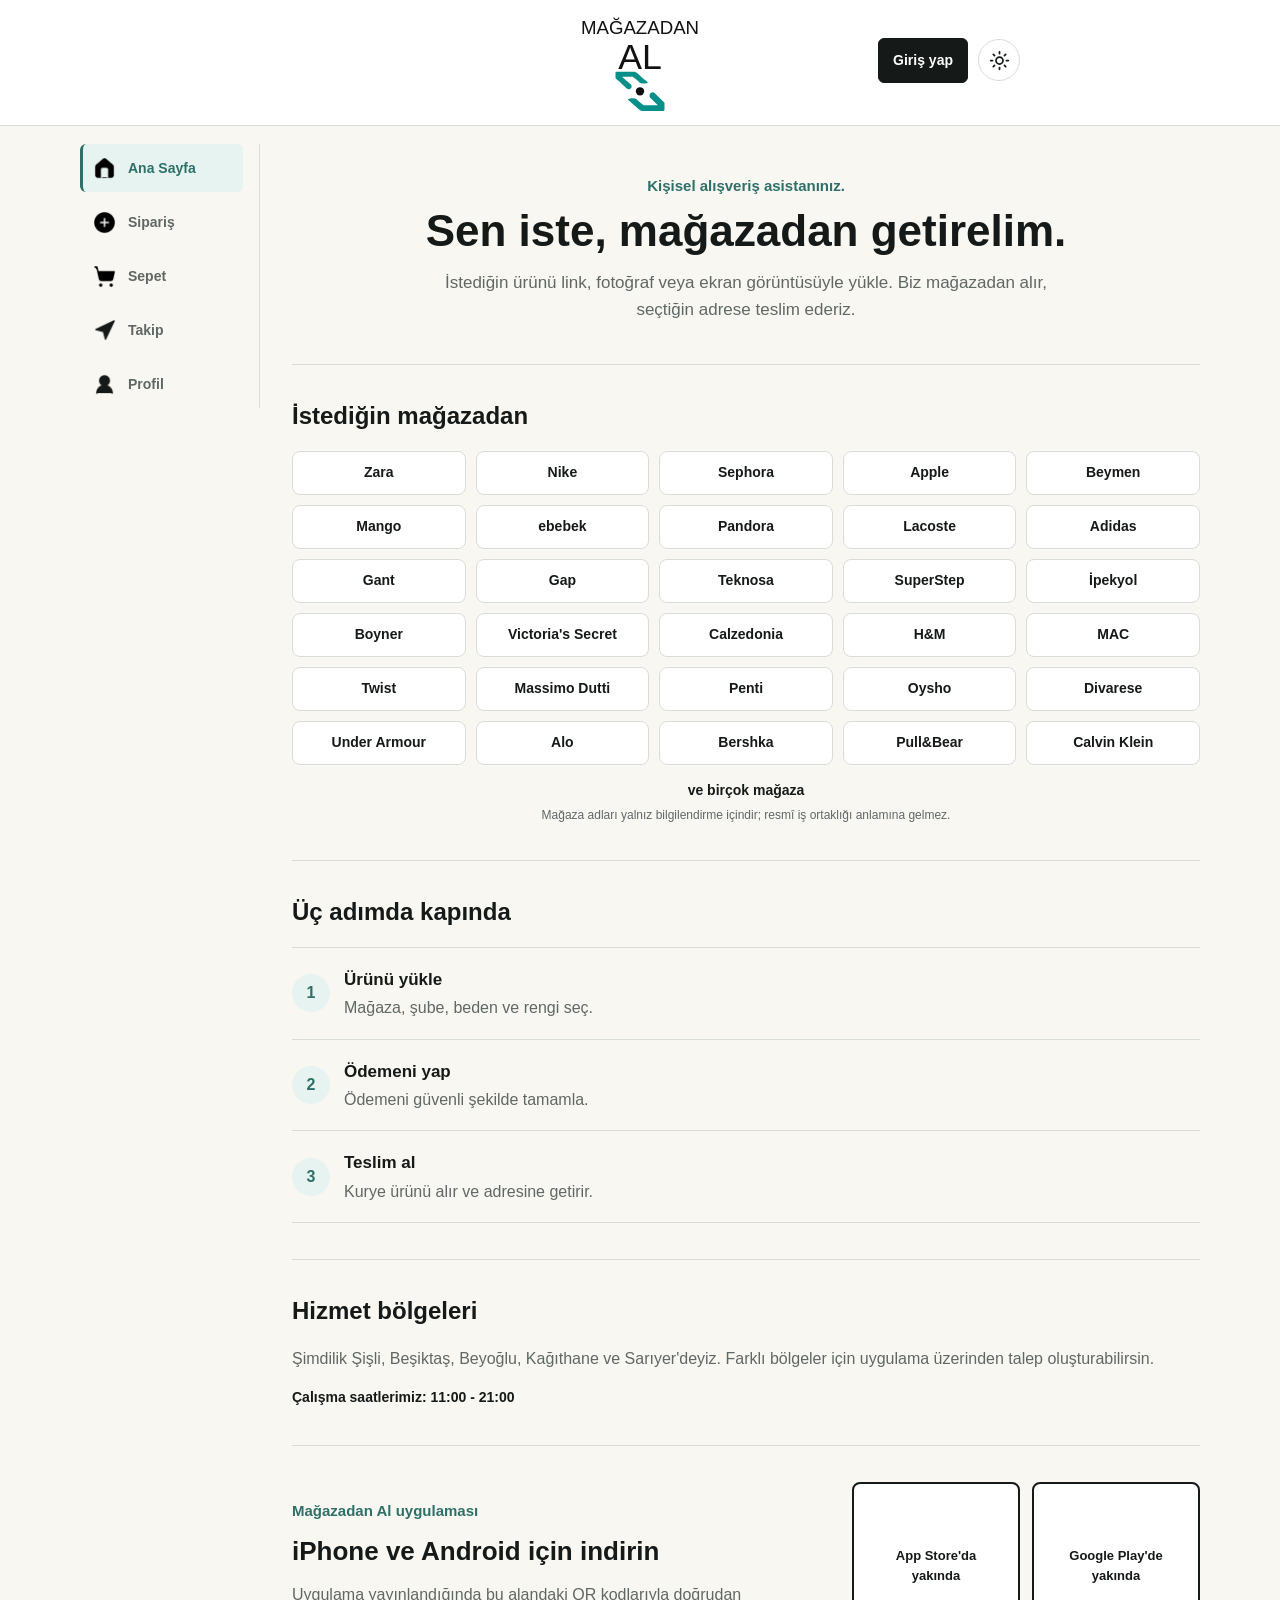
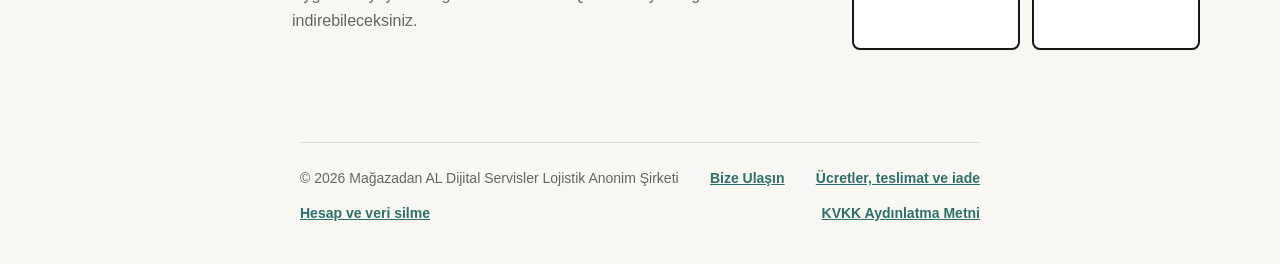
<file: index.html>
<!doctype html>
<html lang="tr">
<head>
  <meta charset="utf-8">
  <meta name="viewport" content="width=device-width, initial-scale=1">
  <meta name="referrer" content="strict-origin-when-cross-origin">
  <meta name="google-site-verification" content="DHwb0sG3Ue-_aWQbUibLPL66isO1fK0_bAT-LYw3ECY">
  <meta
    http-equiv="Content-Security-Policy"
    content="default-src 'none'; style-src 'self'; img-src 'self'; script-src 'self'; base-uri 'none'; form-action 'none'; object-src 'none'"
  >
  <title>Mağazadan Al</title>
  <meta name="description" content="Mağazadan Al müşteri hesabı ve resmi web alanı.">
  <link rel="icon" type="image/png" href="/assets/magazadanal-logo.png?v=20261007-3">
  <link rel="apple-touch-icon" href="/assets/magazadanal-logo.png?v=20261007-3">
  <link rel="stylesheet" href="/styles.css?v=20261118-1">
  <link rel="stylesheet" href="/hesabim/order-flow.css?v=20261113-3">
  <script src="/theme.js?v=20261019-1"></script>
</head>
<body class="has-site-navigation">
  <header>
    <div class="bar home-header">
      <a class="brand" href="/" aria-label="Mağazadan Al ana sayfa">
        <img class="brand-logo" src="/assets/magazadanal-logo-web.svg?v=20261014-1" alt="Mağazadan Al" width="900" height="603">
      </a>
      <nav class="header-actions" aria-label="Hesap ve görünüm">
        <a id="home-account-link" class="button primary-link" href="/hesabim/">Giriş yap</a>
      </nav>
    </div>
  </header>
  <nav id="home-sidebar" class="portal-tabs" aria-label="Hesap bölümleri">
    <a class="portal-tab is-active" href="/" aria-current="page"><img class="app-icon" src="/assets/icons/house_fill.png" alt="">Ana Sayfa</a>
    <a class="portal-tab" href="/hesabim/?view=shop"><img class="app-icon" src="/assets/icons/plus_circle_fill.png" alt="">Sipariş</a>
    <a class="portal-tab" href="/hesabim/?view=cart"><img class="app-icon" src="/assets/icons/cart_fill.png" alt="">Sepet</a>
    <a class="portal-tab" data-view="orders" href="/hesabim/?view=orders">Takip</a>
    <a class="portal-tab" data-view="profile" href="/hesabim/?view=profile">Profil</a>
  </nav>
  <main class="home-main">
    <section class="home-intro" aria-labelledby="home-title">
      <p class="home-slogan">Kişisel alışveriş asistanınız.</p>
      <h1 id="home-title">Sen iste, mağazadan getirelim.</h1>
      <p class="home-lead">İstediğin ürünü link, fotoğraf veya ekran görüntüsüyle yükle. Biz mağazadan alır, seçtiğin adrese teslim ederiz.</p>
    </section>

    <section class="home-section" aria-labelledby="stores-title">
      <div class="home-section-heading">
        <h2 id="stores-title">İstediğin mağazadan</h2>
      </div>
      <div class="home-brand-grid">
        <div class="store-brand">Zara</div>
        <div class="store-brand">Nike</div>
        <div class="store-brand">Sephora</div>
        <div class="store-brand">Apple</div>
        <div class="store-brand">Beymen</div>
        <div class="store-brand">Mango</div>
        <div class="store-brand">ebebek</div>
        <div class="store-brand">Pandora</div>
        <div class="store-brand">Lacoste</div>
        <div class="store-brand">Adidas</div>
        <div class="store-brand">Gant</div>
        <div class="store-brand">Gap</div>
        <div class="store-brand">Teknosa</div>
        <div class="store-brand">SuperStep</div>
        <div class="store-brand">İpekyol</div>
        <div class="store-brand">Boyner</div>
        <div class="store-brand">Victoria's Secret</div>
        <div class="store-brand">Calzedonia</div>
        <div class="store-brand">H&amp;M</div>
        <div class="store-brand">MAC</div>
        <div class="store-brand">Twist</div>
        <div class="store-brand">Massimo Dutti</div>
        <div class="store-brand">Penti</div>
        <div class="store-brand">Oysho</div>
        <div class="store-brand">Divarese</div>
        <div class="store-brand">Under Armour</div>
        <div class="store-brand">Alo</div>
        <div class="store-brand">Bershka</div>
        <div class="store-brand">Pull&amp;Bear</div>
        <div class="store-brand">Calvin Klein</div>
      </div>
      <p class="home-brand-note">ve birçok mağaza</p>
      <p class="home-brand-disclaimer">Mağaza adları yalnız bilgilendirme içindir; resmî iş ortaklığı anlamına gelmez.</p>
    </section>

    <section class="home-section" aria-labelledby="flow-title">
      <div class="home-section-heading">
        <h2 id="flow-title">Üç adımda kapında</h2>
      </div>
      <div class="home-flow">
        <article class="home-step">
          <span class="home-step-number" aria-hidden="true">1</span>
          <div><h3>Ürünü yükle</h3><p>Mağaza, şube, beden ve rengi seç.</p></div>
        </article>
        <article class="home-step">
          <span class="home-step-number" aria-hidden="true">2</span>
          <div><h3>Ödemeni yap</h3><p>Ödemeni güvenli şekilde tamamla.</p></div>
        </article>
        <article class="home-step">
          <span class="home-step-number" aria-hidden="true">3</span>
          <div><h3>Teslim al</h3><p>Kurye ürünü alır ve adresine getirir.</p></div>
        </article>
      </div>
    </section>

    <section class="home-section home-service" aria-labelledby="service-title">
      <div class="home-section-heading">
        <h2 id="service-title">Hizmet bölgeleri</h2>
      </div>
      <p>Şimdilik Şişli, Beşiktaş, Beyoğlu, Kağıthane ve Sarıyer'deyiz. Farklı bölgeler için uygulama üzerinden talep oluşturabilirsin.</p>
      <strong>Çalışma saatlerimiz: 11:00 - 21:00</strong>
    </section>

    <section class="home-section app-download" aria-labelledby="app-download-title">
      <div class="app-download-copy">
        <p class="home-slogan">Mağazadan Al uygulaması</p>
        <h2 id="app-download-title">iPhone ve Android için indirin</h2>
        <p>Uygulama yayınlandığında bu alandaki QR kodlarıyla doğrudan indirebileceksiniz.</p>
      </div>
      <div class="app-download-options">
        <div class="app-download-placeholder" aria-label="App Store QR kodu yayınla birlikte eklenecek">
          <span>App Store'da yakında</span>
        </div>
        <div class="app-download-placeholder" aria-label="Google Play QR kodu yayınla birlikte eklenecek">
          <span>Google Play'de yakında</span>
        </div>
      </div>
    </section>
  </main>
  <footer>
    <span>© 2026 Mağazadan AL Dijital Servisler Lojistik Anonim Şirketi</span>
    <a href="/destek/">Bize Ulaşın</a>
    <a href="/alisveris-kosullari/">Ücretler, teslimat ve iade</a>
    <a href="/hesap-silme/">Hesap ve veri silme</a>
    <a href="/privacy/">KVKK Aydınlatma Metni</a>
  </footer>
  <script src="/home.js?v=20261113-2" defer></script>
</body>
</html>
</file>
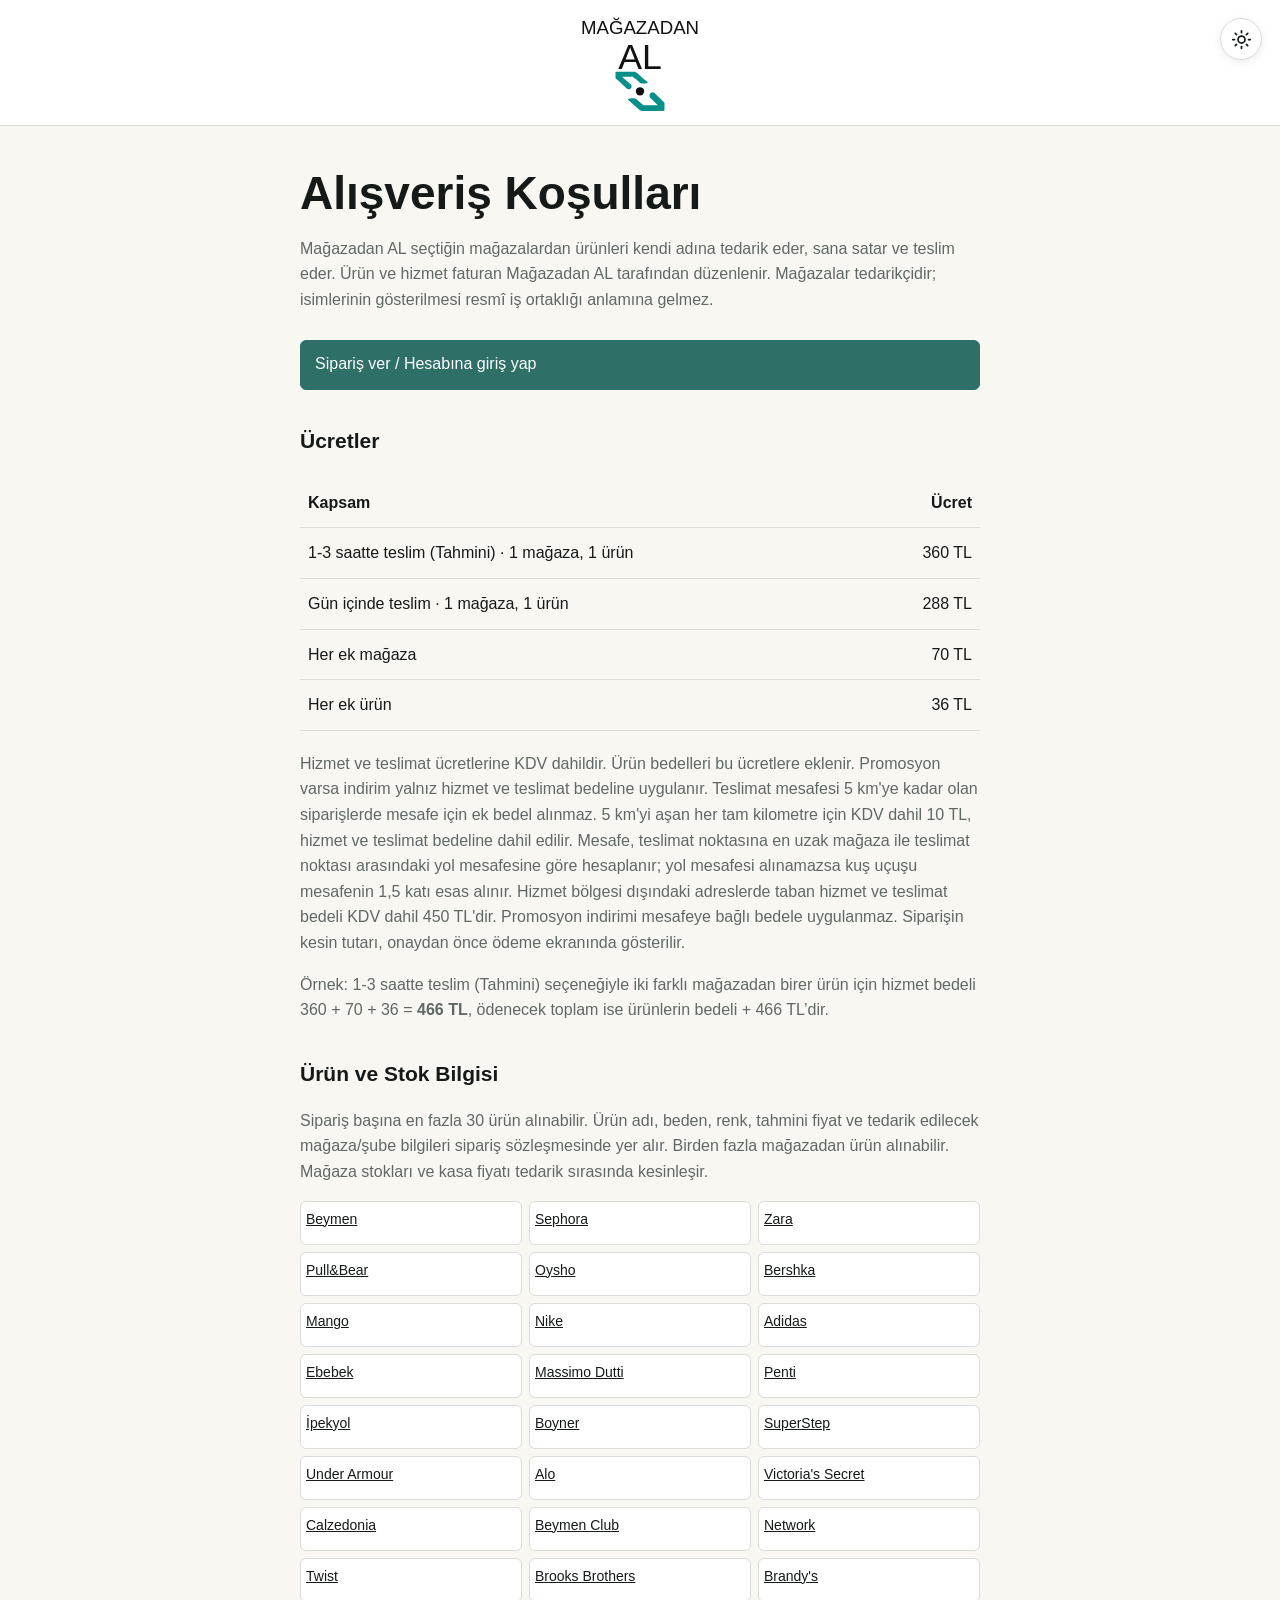
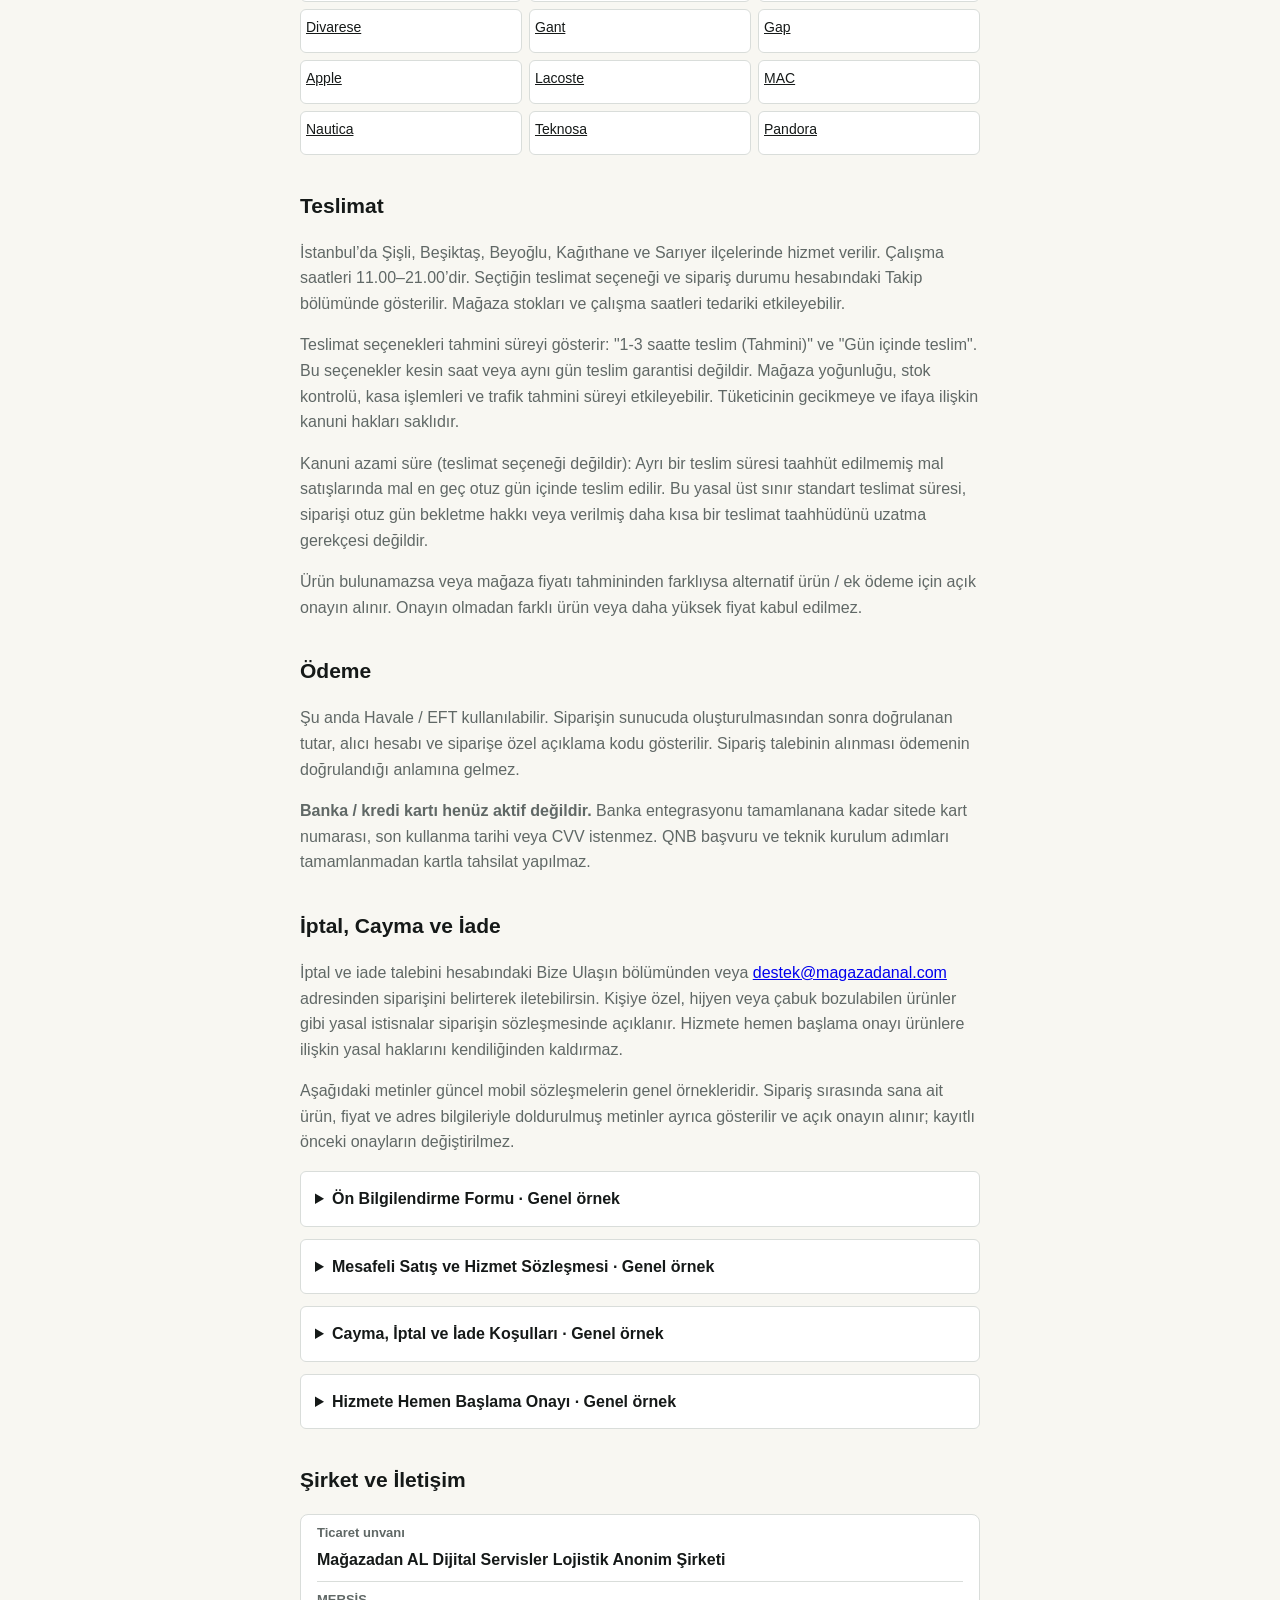
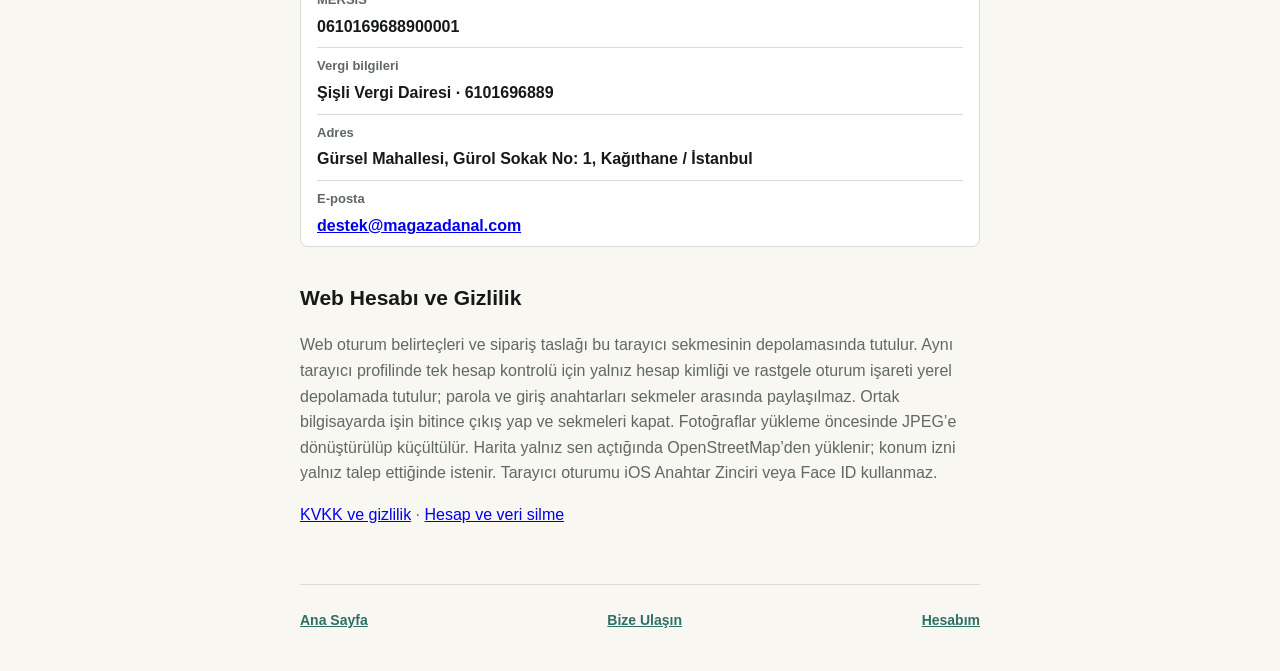
<file: alisveris-kosullari/index.html>
<!doctype html>
<html lang="tr">
<head>
  <meta charset="utf-8"><meta name="viewport" content="width=device-width, initial-scale=1">
  <meta name="referrer" content="no-referrer">
  <meta http-equiv="Content-Security-Policy" content="default-src 'none'; connect-src 'self'; img-src 'self'; style-src 'self'; script-src 'self'; base-uri 'none'; form-action 'none'; object-src 'none'; frame-src 'none'">
  <title>Ücretler, Satış ve Teslimat · Mağazadan AL</title>
  <meta name="description" content="Mağazadan AL hizmet ücretleri, teslimat bölgeleri, ödeme, iptal ve iade koşulları ile şirket bilgileri.">
  <link rel="stylesheet" href="/styles.css?v=20261019-1"><link rel="stylesheet" href="/hesabim/order-flow.css?v=20261105-1">
  <link rel="icon" href="/assets/magazadanal-logo.png"><script src="/theme.js?v=20261019-1"></script>
</head>
<body>
  <header><div class="bar"><a class="brand" href="/"><img class="brand-logo" src="/assets/magazadanal-logo-web.svg" width="900" height="603" alt="Mağazadan AL"></a></div></header>
  <main class="legal-page">
    <h1>Alışveriş Koşulları</h1>
    <p>Mağazadan AL seçtiğin mağazalardan ürünleri kendi adına tedarik eder, sana satar ve teslim eder. Ürün ve hizmet faturan Mağazadan AL tarafından düzenlenir. Mağazalar tedarikçidir; isimlerinin gösterilmesi resmî iş ortaklığı anlamına gelmez.</p>
    <a class="button primary-button" href="/hesabim/">Sipariş ver / Hesabına giriş yap</a>
    <h2>Ücretler</h2>
    <table class="fees-table"><thead><tr><th>Kapsam</th><th>Ücret</th></tr></thead><tbody>
      <tr><td>1-3 saatte teslim (Tahmini) · 1 mağaza, 1 ürün</td><td>360 TL</td></tr>
      <tr><td>Gün içinde teslim · 1 mağaza, 1 ürün</td><td>288 TL</td></tr>
      <tr><td>Her ek mağaza</td><td>70 TL</td></tr>
      <tr><td>Her ek ürün</td><td>36 TL</td></tr>
    </tbody></table>
    <p>Hizmet ve teslimat ücretlerine KDV dahildir. Ürün bedelleri bu ücretlere eklenir. Promosyon varsa indirim yalnız hizmet ve teslimat bedeline uygulanır. Teslimat mesafesi 5 km'ye kadar olan siparişlerde mesafe için ek bedel alınmaz. 5 km'yi aşan her tam kilometre için KDV dahil 10 TL, hizmet ve teslimat bedeline dahil edilir. Mesafe, teslimat noktasına en uzak mağaza ile teslimat noktası arasındaki yol mesafesine göre hesaplanır; yol mesafesi alınamazsa kuş uçuşu mesafenin 1,5 katı esas alınır. Hizmet bölgesi dışındaki adreslerde taban hizmet ve teslimat bedeli KDV dahil 450 TL'dir. Promosyon indirimi mesafeye bağlı bedele uygulanmaz. Siparişin kesin tutarı, onaydan önce ödeme ekranında gösterilir.</p>
    <p>Örnek: 1-3 saatte teslim (Tahmini) seçeneğiyle iki farklı mağazadan birer ürün için hizmet bedeli 360 + 70 + 36 = <strong>466 TL</strong>, ödenecek toplam ise ürünlerin bedeli + 466 TL’dir.</p>
    <h2>Ürün ve Stok Bilgisi</h2>
    <p>Sipariş başına en fazla 30 ürün alınabilir. Ürün adı, beden, renk, tahmini fiyat ve tedarik edilecek mağaza/şube bilgileri sipariş sözleşmesinde yer alır. Birden fazla mağazadan ürün alınabilir. Mağaza stokları ve kasa fiyatı tedarik sırasında kesinleşir.</p>
    <div id="public-stores" class="store-grid" aria-label="Mağazalar"></div>
    <h2>Teslimat</h2>
    <p>İstanbul’da Şişli, Beşiktaş, Beyoğlu, Kağıthane ve Sarıyer ilçelerinde hizmet verilir. Çalışma saatleri 11.00–21.00’dir. Seçtiğin teslimat seçeneği ve sipariş durumu hesabındaki Takip bölümünde gösterilir. Mağaza stokları ve çalışma saatleri tedariki etkileyebilir.</p>
    <p>Teslimat seçenekleri tahmini süreyi gösterir: "1-3 saatte teslim (Tahmini)" ve "Gün içinde teslim". Bu seçenekler kesin saat veya aynı gün teslim garantisi değildir. Mağaza yoğunluğu, stok kontrolü, kasa işlemleri ve trafik tahmini süreyi etkileyebilir. Tüketicinin gecikmeye ve ifaya ilişkin kanuni hakları saklıdır.</p>
    <p>Kanuni azami süre (teslimat seçeneği değildir): Ayrı bir teslim süresi taahhüt edilmemiş mal satışlarında mal en geç otuz gün içinde teslim edilir. Bu yasal üst sınır standart teslimat süresi, siparişi otuz gün bekletme hakkı veya verilmiş daha kısa bir teslimat taahhüdünü uzatma gerekçesi değildir.</p>
    <p>Ürün bulunamazsa veya mağaza fiyatı tahmininden farklıysa alternatif ürün / ek ödeme için açık onayın alınır. Onayın olmadan farklı ürün veya daha yüksek fiyat kabul edilmez.</p>
    <h2>Ödeme</h2>
    <p>Şu anda Havale / EFT kullanılabilir. Siparişin sunucuda oluşturulmasından sonra doğrulanan tutar, alıcı hesabı ve siparişe özel açıklama kodu gösterilir. Sipariş talebinin alınması ödemenin doğrulandığı anlamına gelmez.</p>
    <p><strong>Banka / kredi kartı henüz aktif değildir.</strong> Banka entegrasyonu tamamlanana kadar sitede kart numarası, son kullanma tarihi veya CVV istenmez. QNB başvuru ve teknik kurulum adımları tamamlanmadan kartla tahsilat yapılmaz.</p>
    <h2>İptal, Cayma ve İade</h2>
    <p>İptal ve iade talebini hesabındaki Bize Ulaşın bölümünden veya <a href="mailto:destek@magazadanal.com">destek@magazadanal.com</a> adresinden siparişini belirterek iletebilirsin. Kişiye özel, hijyen veya çabuk bozulabilen ürünler gibi yasal istisnalar siparişin sözleşmesinde açıklanır. Hizmete hemen başlama onayı ürünlere ilişkin yasal haklarını kendiliğinden kaldırmaz.</p>
    <p>Aşağıdaki metinler güncel mobil sözleşmelerin genel örnekleridir. Sipariş sırasında sana ait ürün, fiyat ve adres bilgileriyle doldurulmuş metinler ayrıca gösterilir ve açık onayın alınır; kayıtlı önceki onayların değiştirilmez.</p>
    <div id="public-contracts"></div>
    <h2>Şirket ve İletişim</h2>
    <dl class="profile-details">
      <div><dt>Ticaret unvanı</dt><dd>Mağazadan AL Dijital Servisler Lojistik Anonim Şirketi</dd></div>
      <div><dt>MERSİS</dt><dd>0610169688900001</dd></div>
      <div><dt>Vergi bilgileri</dt><dd>Şişli Vergi Dairesi · 6101696889</dd></div>
      <div><dt>Adres</dt><dd>Gürsel Mahallesi, Gürol Sokak No: 1, Kağıthane / İstanbul</dd></div>
      <div><dt>E-posta</dt><dd><a href="mailto:destek@magazadanal.com">destek@magazadanal.com</a></dd></div>
    </dl>
    <h2>Web Hesabı ve Gizlilik</h2>
    <p>Web oturum belirteçleri ve sipariş taslağı bu tarayıcı sekmesinin depolamasında tutulur. Aynı tarayıcı profilinde tek hesap kontrolü için yalnız hesap kimliği ve rastgele oturum işareti yerel depolamada tutulur; parola ve giriş anahtarları sekmeler arasında paylaşılmaz. Ortak bilgisayarda işin bitince çıkış yap ve sekmeleri kapat. Fotoğraflar yükleme öncesinde JPEG’e dönüştürülüp küçültülür. Harita yalnız sen açtığında OpenStreetMap’den yüklenir; konum izni yalnız talep ettiğinde istenir. Tarayıcı oturumu iOS Anahtar Zinciri veya Face ID kullanmaz.</p>
    <p><a href="/privacy/">KVKK ve gizlilik</a> · <a href="/hesap-silme/">Hesap ve veri silme</a></p>
  </main>
  <footer><a href="/">Ana Sayfa</a><a href="/destek/">Bize Ulaşın</a><a href="/hesabim/">Hesabım</a></footer>
  <script src="/alisveris-kosullari/conditions.js?v=20261119-1" defer></script>
</body></html>
</file>
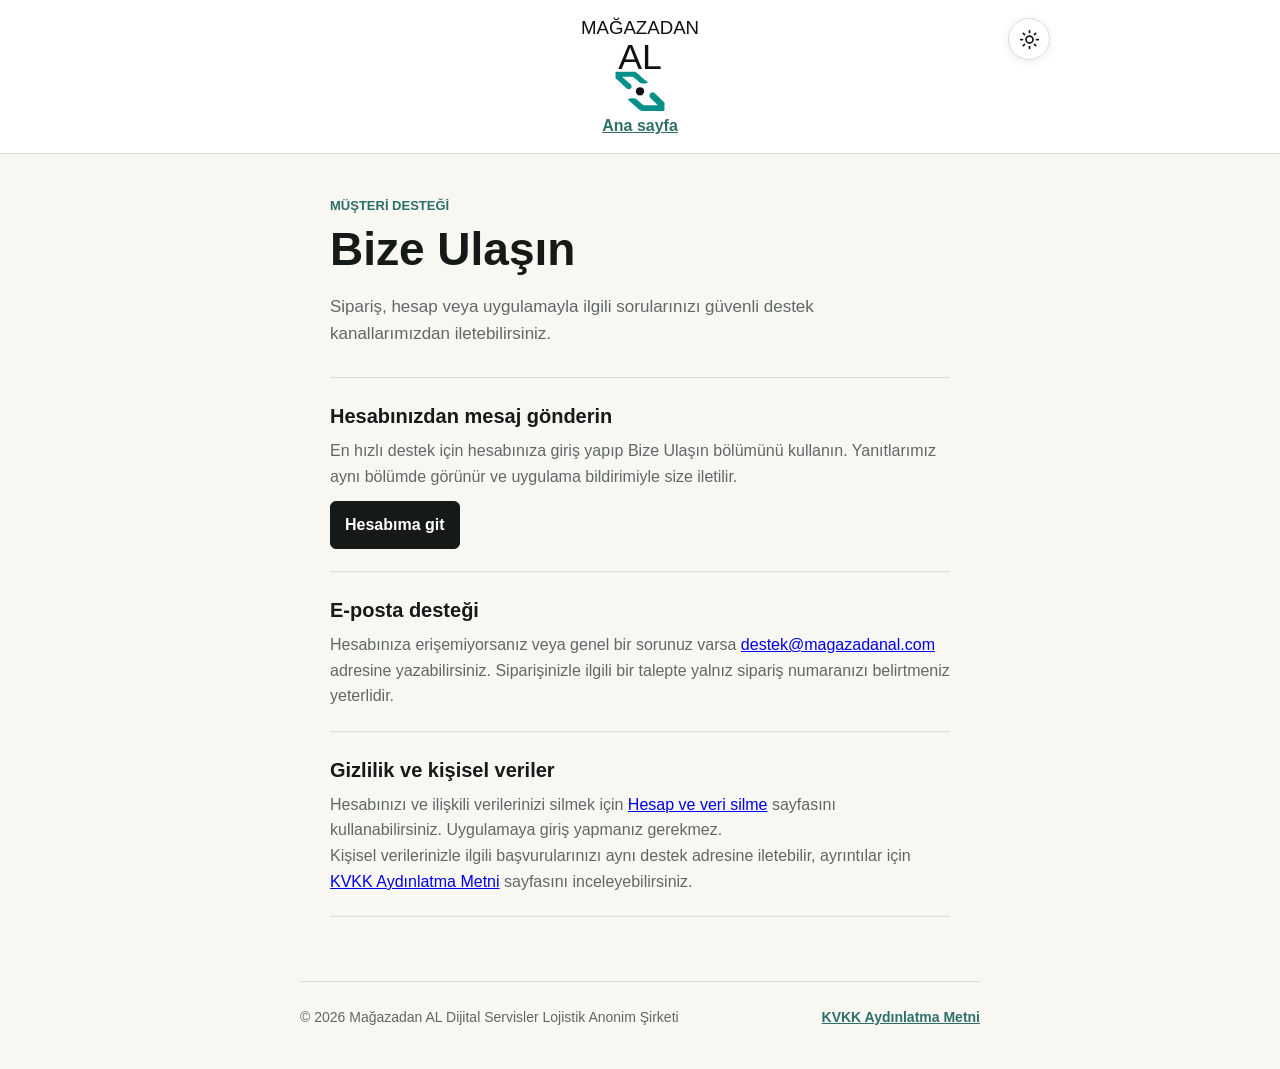
<file: destek/index.html>
<!doctype html>
<html lang="tr">
<head>
  <meta charset="utf-8">
  <meta name="viewport" content="width=device-width, initial-scale=1">
  <meta name="referrer" content="strict-origin-when-cross-origin">
  <meta
    http-equiv="Content-Security-Policy"
    content="default-src 'none'; style-src 'self'; img-src 'self'; script-src 'self'; base-uri 'none'; form-action 'none'; object-src 'none'"
  >
  <title>Bize Ulaşın · Mağazadan Al</title>
  <meta name="description" content="Mağazadan Al müşteri destek ve iletişim kanalları.">
  <link rel="icon" type="image/png" href="/assets/magazadanal-logo.png?v=20261007-3">
  <link rel="apple-touch-icon" href="/assets/magazadanal-logo.png?v=20261007-3">
  <link rel="stylesheet" href="/styles.css?v=20261014-1">
  <script src="/theme.js?v=20261014-1"></script>
</head>
<body>
  <header>
    <div class="bar">
      <a class="brand" href="/" aria-label="Mağazadan Al ana sayfa">
        <img class="brand-logo" src="/assets/magazadanal-logo-web.svg?v=20261014-1" alt="Mağazadan Al" width="900" height="603">
      </a>
      <nav><a href="/">Ana sayfa</a></nav>
    </div>
  </header>
  <main class="support-public">
    <p class="eyebrow">Müşteri desteği</p>
    <h1>Bize Ulaşın</h1>
    <p class="support-lead">Sipariş, hesap veya uygulamayla ilgili sorularınızı güvenli destek kanallarımızdan iletebilirsiniz.</p>

    <section class="support-channel" aria-labelledby="account-support-title">
      <h2 id="account-support-title">Hesabınızdan mesaj gönderin</h2>
      <p>En hızlı destek için hesabınıza giriş yapıp Bize Ulaşın bölümünü kullanın. Yanıtlarımız aynı bölümde görünür ve uygulama bildirimiyle size iletilir.</p>
      <a class="button primary-link" href="/hesabim/">Hesabıma git</a>
    </section>

    <section class="support-channel" aria-labelledby="email-support-title">
      <h2 id="email-support-title">E-posta desteği</h2>
      <p>Hesabınıza erişemiyorsanız veya genel bir sorunuz varsa <a href="mailto:destek@magazadanal.com">destek@magazadanal.com</a> adresine yazabilirsiniz. Siparişinizle ilgili bir talepte yalnız sipariş numaranızı belirtmeniz yeterlidir.</p>
    </section>

    <section class="support-channel" aria-labelledby="privacy-support-title">
      <h2 id="privacy-support-title">Gizlilik ve kişisel veriler</h2>
      <p>Hesabınızı ve ilişkili verilerinizi silmek için <a href="/hesap-silme/">Hesap ve veri silme</a> sayfasını kullanabilirsiniz. Uygulamaya giriş yapmanız gerekmez.</p>
      <p>Kişisel verilerinizle ilgili başvurularınızı aynı destek adresine iletebilir, ayrıntılar için <a href="/privacy/">KVKK Aydınlatma Metni</a> sayfasını inceleyebilirsiniz.</p>
    </section>
  </main>
  <footer>
    <span>© 2026 Mağazadan AL Dijital Servisler Lojistik Anonim Şirketi</span>
    <a href="/privacy/">KVKK Aydınlatma Metni</a>
  </footer>
</body>
</html>
</file>
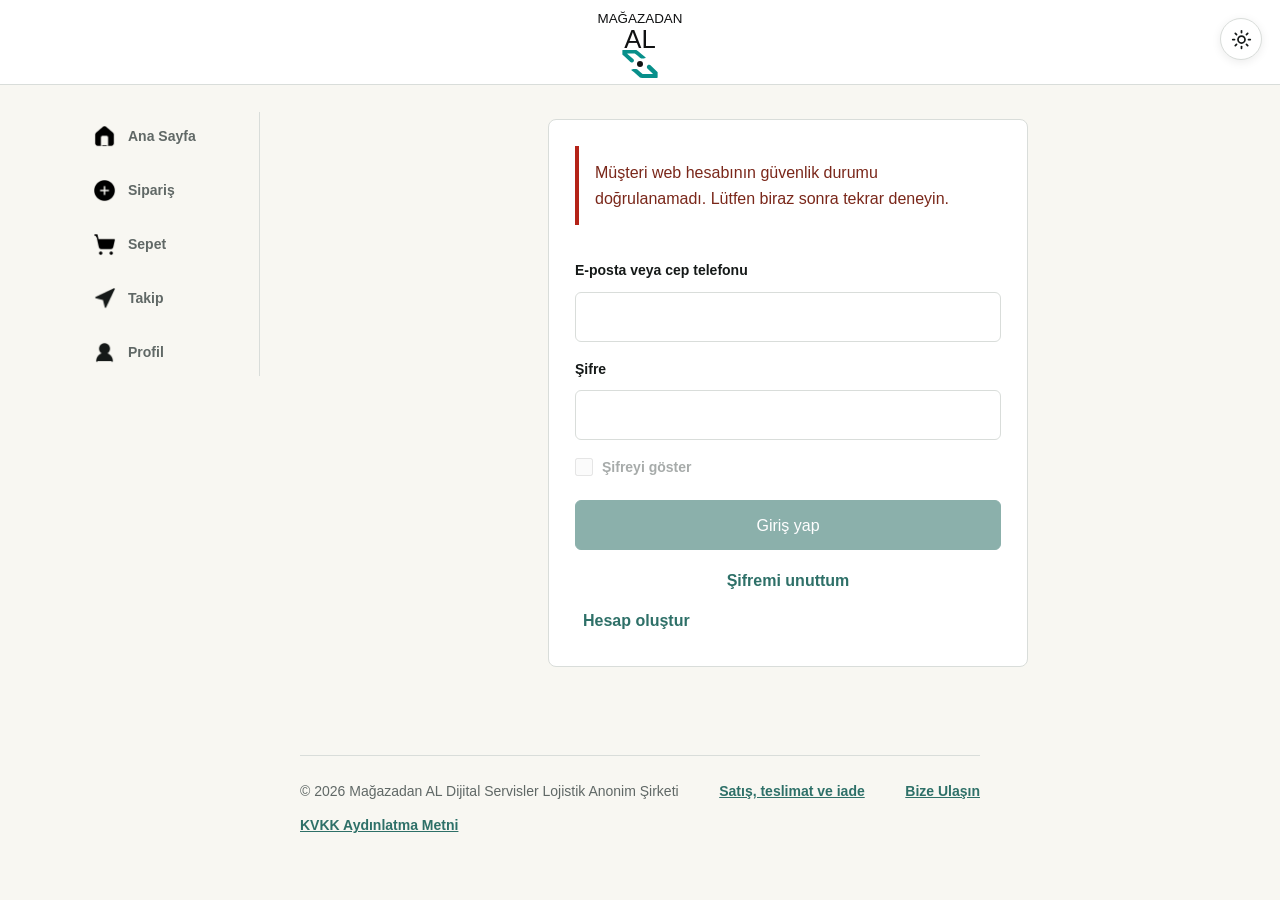
<file: hesabim/index.html>
<!doctype html>
<html lang="tr">
<head>
  <meta charset="utf-8">
  <meta name="viewport" content="width=device-width, initial-scale=1">
  <meta name="referrer" content="no-referrer">
  <meta
    http-equiv="Content-Security-Policy"
    content="default-src 'none'; connect-src 'self' wss://zxqqbzggfbxoasyhueqb.supabase.co https://zxqqbzggfbxoasyhueqb.supabase.co https://photon.komoot.io; img-src 'self' data: https://tile.openstreetmap.org; style-src 'self'; script-src 'self'; base-uri 'none'; form-action 'none'; object-src 'none'; frame-src 'self'; manifest-src 'self'"
  >
  <title>Hesabım · Mağazadan Al</title>
  <meta name="description" content="Mağazadan Al müşteri hesabı, sipariş takibi ve destek merkezi.">
  <meta name="robots" content="noindex, nofollow, noarchive">
  <link rel="icon" type="image/png" href="/assets/magazadanal-logo.png?v=20261007-3">
  <link rel="apple-touch-icon" href="/assets/magazadanal-logo.png?v=20261007-3">
  <link rel="stylesheet" href="/styles.css?v=20261113-3">
  <link rel="stylesheet" href="/assets/vendor/leaflet/leaflet.css">
  <link rel="stylesheet" href="/hesabim/order-flow.css?v=20261120-2">
  <script src="/hesabim/session-restore.js?v=20261118-1"></script>
  <script src="/theme.js?v=20261019-1"></script>
</head>
<body>
  <header>
    <div class="bar portal-header">
      <a class="brand" href="/" aria-label="Mağazadan Al ana sayfa">
        <img class="brand-logo" src="/assets/magazadanal-logo-web.svg?v=20261014-1" alt="Mağazadan Al" width="900" height="603">
      </a>
    </div>
  </header>

  <main class="portal-page">
    <div class="portal-layout">
      <nav id="account-sidebar" class="portal-tabs" aria-label="Hesap bölümleri">
        <button class="portal-tab" type="button" data-view="home"><img class="app-icon" src="/assets/icons/house_fill.png" alt="">Ana Sayfa</button>
        <button class="portal-tab" type="button" data-view="shop"><img class="app-icon" src="/assets/icons/plus_circle_fill.png" alt="">Sipariş</button>
        <button class="portal-tab" type="button" data-view="cart"><img class="app-icon" src="/assets/icons/cart_fill.png" alt=""><span>Sepet<span data-cart-count></span></span></button>
        <button class="portal-tab" type="button" data-view="orders">Takip</button>
        <button class="portal-tab" type="button" data-view="profile">Profil</button>
      </nav>
      <div class="portal-content">
    <div class="session-restoring" role="status">Sayfa açılıyor…</div>
    <section id="auth-view" class="auth-shell" aria-label="Giriş formu">
      <div id="auth-status" class="status" role="status" aria-live="polite" hidden></div>
      <button id="browser-session-reset" class="text-button" type="button" hidden>Tarayıcıdaki oturumu kapat</button>

      <form id="login-form" class="auth-form" novalidate>
        <label for="login-email">E-posta veya cep telefonu</label>
        <input
          id="login-email"
          name="email"
          type="text"
          autocomplete="username"
          inputmode="text"
          maxlength="254"
          required
        >

        <label for="login-password">Şifre</label>
        <input
          id="login-password"
          name="password"
          type="password"
          autocomplete="current-password"
          minlength="6"
          maxlength="72"
          required
        >

        <label class="password-visibility" for="show-login-password">
          <input id="show-login-password" type="checkbox">
          <span>Şifreyi göster</span>
        </label>

        <button id="login-button" class="button primary-button" type="submit">Giriş yap</button>
        <button id="forgot-password-button" class="text-button" type="button">Şifremi unuttum</button>
      </form>
      <button id="signup-toggle" class="text-button" type="button">Hesap oluştur</button>
      <form id="signup-form" class="auth-form" hidden>
        <label for="signup-name">Ad</label><input id="signup-name" name="given-name" autocomplete="given-name" maxlength="50" required>
        <label for="signup-surname">Soyad</label><input id="signup-surname" name="family-name" autocomplete="family-name" maxlength="50" required>
        <label for="signup-email">E-posta</label><input id="signup-email" type="email" autocomplete="email" maxlength="254" required>
        <label for="signup-phone">Cep telefonu</label><input id="signup-phone" type="tel" autocomplete="tel" maxlength="25" required>
        <label for="signup-password">Şifre (8–72 karakter)</label><input id="signup-password" type="password" autocomplete="new-password" minlength="8" maxlength="72" required>
        <label for="signup-confirm">Şifreyi tekrar yaz</label><input id="signup-confirm" type="password" autocomplete="new-password" minlength="8" maxlength="72" required>
        <p><a href="/privacy/">Kişisel verilerin işlenmesine ilişkin aydınlatma metni</a></p>
        <button type="submit" class="button primary-button">Hesap oluştur</button>
      </form>
    </section>

    <section id="portal-view" hidden>
      <div id="portal-status" class="status" role="status" aria-live="polite" hidden></div>

      <div id="portal-loading" class="portal-loading" hidden>Bilgiler yükleniyor...</div>

      <section id="view-home" class="portal-section home-main" data-panel="home" hidden></section>
      <button id="product-back" class="product-back" type="button" hidden>Geri</button>

      <section class="portal-section order-app" data-panel="shop"><div id="order-flow"></div></section>
      <section class="portal-section order-app" data-panel="cart" hidden><div id="cart-flow"></div></section>

      <section id="view-orders" class="portal-section" data-panel="orders" hidden>
        <div class="section-heading">
          <div>
            <h2>Sipariş takibi</h2>
          </div>
        </div>
        <div id="orders-list" class="order-list"></div>
      </section>

      <section id="view-history" class="portal-section" data-panel="history" hidden>
        <div class="section-heading"><h2>Geçmiş siparişlerim</h2></div>
        <div id="history-list" class="order-list"></div>
        <p id="history-status" class="status" role="status" hidden></p>
        <button id="history-more" class="button" type="button" hidden>Daha eski siparişleri göster</button>
      </section>

      <section id="view-addresses" class="portal-section" data-panel="addresses" hidden>
        <div class="section-heading">
          <div>
            <p class="eyebrow">Teslimat</p>
            <h2>Kayıtlı adreslerim</h2>
          </div>
        </div>
        <div id="addresses-list" class="data-list"></div>
      </section>

      <section id="view-support" class="portal-section" data-panel="support" hidden>
        <div class="section-heading">
          <div>
            <p class="eyebrow">Destek</p>
            <h2>Bize Ulaşın</h2>
          </div>
        </div>
        <form id="support-form" class="support-form">
          <label for="support-order">Sipariş</label>
          <select id="support-order"><option value="">Genel konu</option></select>
          <label for="support-message">Mesajın</label>
          <textarea id="support-message" maxlength="2000" minlength="3" required></textarea>
          <div class="form-footer">
            <span id="support-character-count">0 / 2000</span>
            <button id="support-submit" class="button primary-button compact-submit" type="submit">Gönder</button>
          </div>
        </form>
        <h3 class="list-title">Mesaj geçmişi</h3>
        <div id="support-list" class="data-list"></div>
      </section>

      <section id="view-profile" class="portal-section" data-panel="profile" hidden>
        <button id="profile-photo" class="profile-photo-avatar" type="button" aria-label="Profil fotoğrafını düzenle" title="Profil fotoğrafını düzenle"><img class="app-icon" src="/assets/icons/image.png" alt=""></button>
        <p id="profile-photo-status" class="muted" role="status" hidden></p>
        <div class="section-heading">
          <div>
            <h2>Kişisel bilgilerim</h2>
          </div>
        </div>
        <dl class="profile-details">
          <div><dt>Ad</dt><dd id="profile-name">-</dd></div>
          <div><dt>Soyad</dt><dd id="profile-surname">-</dd></div>
          <div><dt>Mail adresi</dt><dd id="profile-email">-</dd></div>
          <div><dt>Telefon</dt><dd id="profile-phone">-</dd></div>
        </dl>
        <button id="profile-password-reset" class="button compact-button" type="button">Parola yenileme bağlantısı gönder</button>
        <button id="profile-edit" class="button compact-button" type="button">Kişisel ve fatura bilgilerini düzenle</button>
        <div class="profile-menu">
          <button type="button" data-open-view="addresses">Adreslerim <span aria-hidden="true">›</span></button>
          <button type="button" data-open-view="support">Bize Ulaşın <span aria-hidden="true">›</span></button>
          <button type="button" data-open-view="history" id="profile-history">Geçmiş siparişlerim <span aria-hidden="true">›</span></button>
          <a href="/alisveris-kosullari/">Ücretler, teslimat ve iade koşulları</a>
          <a href="/privacy/">Gizlilik ve KVKK</a>
          <a href="/hesap-silme/">Hesap ve veri silme</a>
        </div>
        <button id="logout-button" class="button compact-button danger-button" type="button">Çıkış yap</button>
      </section>
      <div id="order-status" role="status" aria-live="polite" hidden></div>
    </section>
      </div>
    </div>
  </main>

  <footer><span>© 2026 Mağazadan AL Dijital Servisler Lojistik Anonim Şirketi</span><a href="/alisveris-kosullari/">Satış, teslimat ve iade</a><a href="/destek/">Bize Ulaşın</a><a href="/privacy/">KVKK Aydınlatma Metni</a></footer>
  <script src="/auth/protection.js?v=20261111-2" defer></script>
  <script src="/assets/vendor/leaflet/leaflet.js" defer></script>
  <script src="/hesabim/order-rules.js?v=20261120-kvkk14" defer></script>
  <script src="/hesabim/order-messages.js?v=20261117-2" defer></script>
  <script src="/hesabim/realtime.js?v=20261117-1" defer></script>
  <script src="/hesabim/photon.js?v=20261120-1" defer></script>
  <script src="/hesabim/order-flow.js?v=20261120-3" defer></script>
  <script src="/hesabim/browser-session.js?v=20261113-1" defer></script>
  <script src="/hesabim/hesabim.js?v=20261117-1" defer></script>
</body>
</html>
</file>
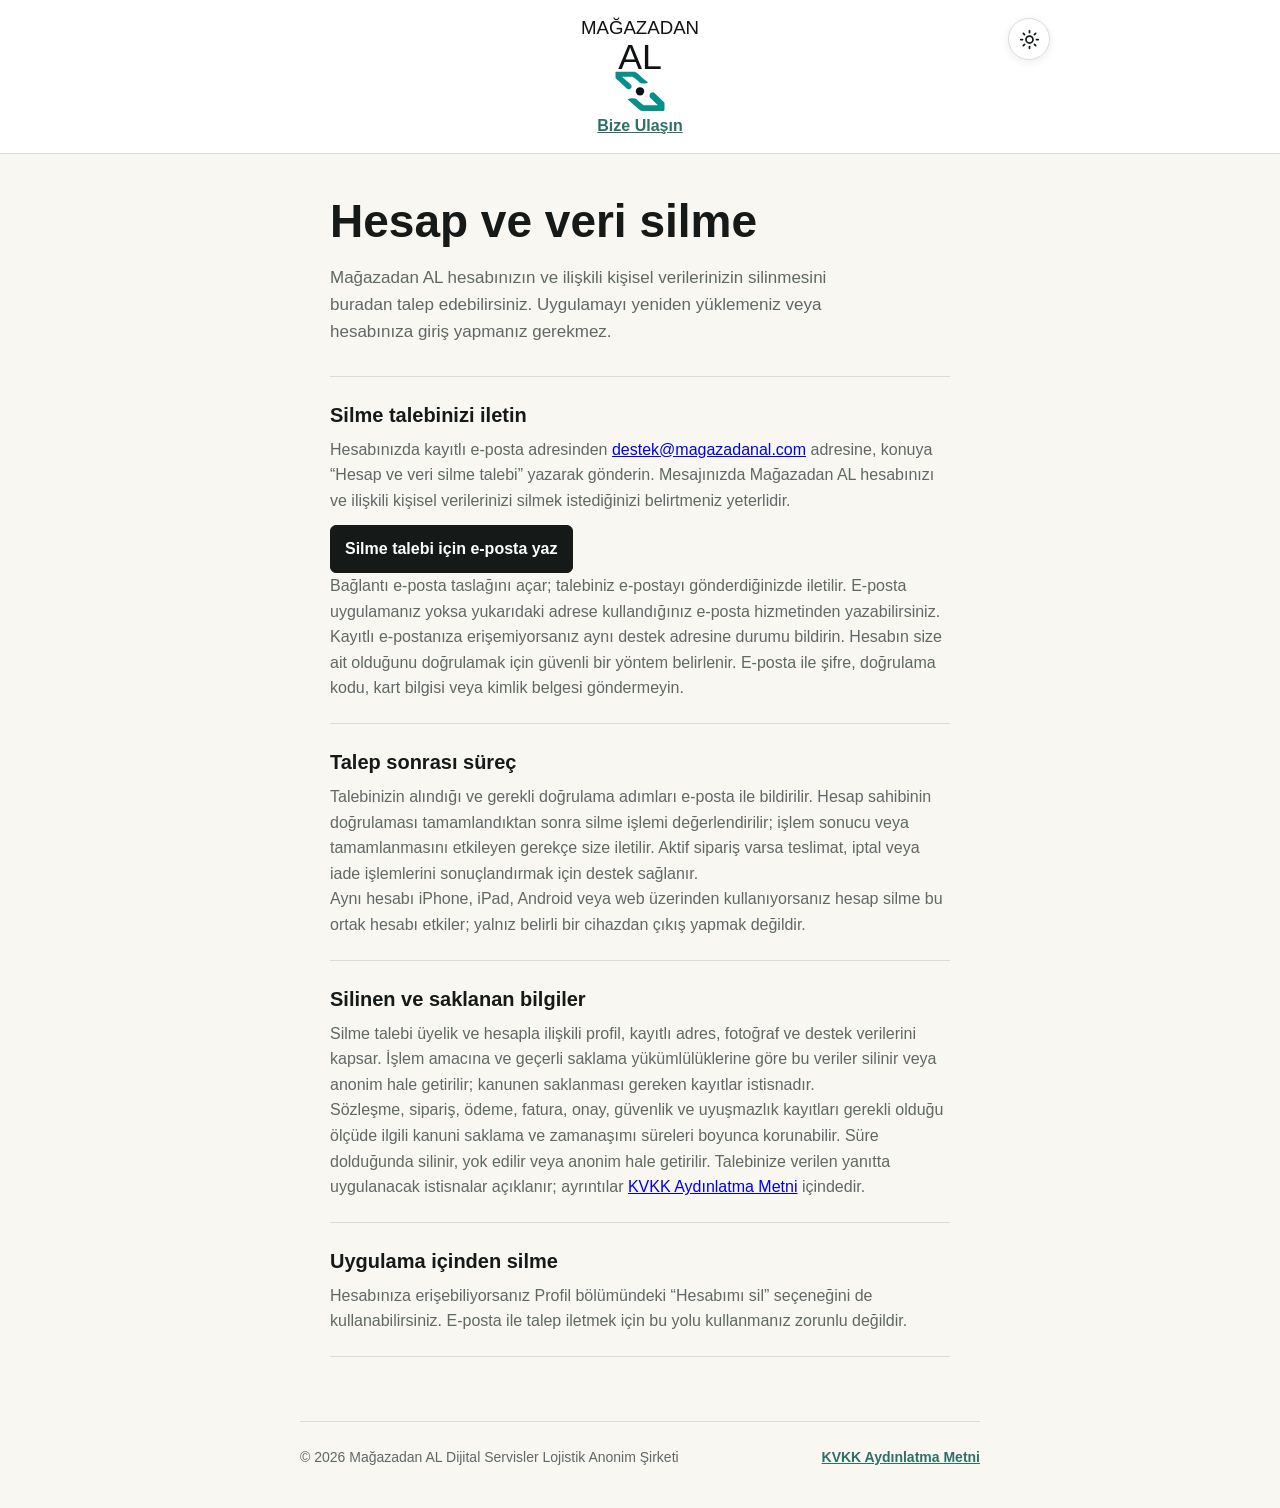
<file: hesap-silme/index.html>
<!doctype html>
<html lang="tr">
<head>
  <meta charset="utf-8">
  <meta name="viewport" content="width=device-width, initial-scale=1">
  <meta name="referrer" content="strict-origin-when-cross-origin">
  <meta http-equiv="Content-Security-Policy" content="default-src 'none'; style-src 'self'; img-src 'self'; script-src 'self'; base-uri 'none'; form-action 'none'; object-src 'none'">
  <title>Hesap ve veri silme · Mağazadan AL</title>
  <meta name="description" content="Mağazadan AL hesabınızın ve ilişkili kişisel verilerinizin silinmesini uygulamaya giriş yapmadan talep edin.">
  <link rel="icon" type="image/png" href="/assets/magazadanal-logo.png?v=20261007-3">
  <link rel="stylesheet" href="/styles.css?v=20261019-1">
  <script src="/theme.js?v=20261019-1"></script>
</head>
<body>
  <header>
    <div class="bar">
      <a class="brand" href="/" aria-label="Mağazadan AL ana sayfa">
        <img class="brand-logo" src="/assets/magazadanal-logo-web.svg?v=20261014-1" alt="Mağazadan AL" width="900" height="603">
      </a>
      <nav><a href="/destek/">Bize Ulaşın</a></nav>
    </div>
  </header>
  <main class="support-public">
    <h1>Hesap ve veri silme</h1>
    <p class="support-lead">Mağazadan AL hesabınızın ve ilişkili kişisel verilerinizin silinmesini buradan talep edebilirsiniz. Uygulamayı yeniden yüklemeniz veya hesabınıza giriş yapmanız gerekmez.</p>

    <section class="support-channel" aria-labelledby="request-title">
      <h2 id="request-title">Silme talebinizi iletin</h2>
      <p>Hesabınızda kayıtlı e-posta adresinden <a href="mailto:destek@magazadanal.com">destek@magazadanal.com</a> adresine, konuya “Hesap ve veri silme talebi” yazarak gönderin. Mesajınızda Mağazadan AL hesabınızı ve ilişkili kişisel verilerinizi silmek istediğinizi belirtmeniz yeterlidir.</p>
      <a class="button primary-link" href="mailto:destek@magazadanal.com?subject=Hesap%20ve%20veri%20silme%20talebi">Silme talebi için e-posta yaz</a>
      <p>Bağlantı e-posta taslağını açar; talebiniz e-postayı gönderdiğinizde iletilir. E-posta uygulamanız yoksa yukarıdaki adrese kullandığınız e-posta hizmetinden yazabilirsiniz.</p>
      <p>Kayıtlı e-postanıza erişemiyorsanız aynı destek adresine durumu bildirin. Hesabın size ait olduğunu doğrulamak için güvenli bir yöntem belirlenir. E-posta ile şifre, doğrulama kodu, kart bilgisi veya kimlik belgesi göndermeyin.</p>
    </section>

    <section class="support-channel" aria-labelledby="process-title">
      <h2 id="process-title">Talep sonrası süreç</h2>
      <p>Talebinizin alındığı ve gerekli doğrulama adımları e-posta ile bildirilir. Hesap sahibinin doğrulaması tamamlandıktan sonra silme işlemi değerlendirilir; işlem sonucu veya tamamlanmasını etkileyen gerekçe size iletilir. Aktif sipariş varsa teslimat, iptal veya iade işlemlerini sonuçlandırmak için destek sağlanır.</p>
      <p>Aynı hesabı iPhone, iPad, Android veya web üzerinden kullanıyorsanız hesap silme bu ortak hesabı etkiler; yalnız belirli bir cihazdan çıkış yapmak değildir.</p>
    </section>

    <section class="support-channel" aria-labelledby="retention-title">
      <h2 id="retention-title">Silinen ve saklanan bilgiler</h2>
      <p>Silme talebi üyelik ve hesapla ilişkili profil, kayıtlı adres, fotoğraf ve destek verilerini kapsar. İşlem amacına ve geçerli saklama yükümlülüklerine göre bu veriler silinir veya anonim hale getirilir; kanunen saklanması gereken kayıtlar istisnadır.</p>
      <p>Sözleşme, sipariş, ödeme, fatura, onay, güvenlik ve uyuşmazlık kayıtları gerekli olduğu ölçüde ilgili kanuni saklama ve zamanaşımı süreleri boyunca korunabilir. Süre dolduğunda silinir, yok edilir veya anonim hale getirilir. Talebinize verilen yanıtta uygulanacak istisnalar açıklanır; ayrıntılar <a href="/privacy/">KVKK Aydınlatma Metni</a> içindedir.</p>
    </section>

    <section class="support-channel" aria-labelledby="in-app-title">
      <h2 id="in-app-title">Uygulama içinden silme</h2>
      <p>Hesabınıza erişebiliyorsanız Profil bölümündeki “Hesabımı sil” seçeneğini de kullanabilirsiniz. E-posta ile talep iletmek için bu yolu kullanmanız zorunlu değildir.</p>
    </section>
  </main>
  <footer>
    <span>© 2026 Mağazadan AL Dijital Servisler Lojistik Anonim Şirketi</span>
    <a href="/privacy/">KVKK Aydınlatma Metni</a>
  </footer>
</body>
</html>
</file>
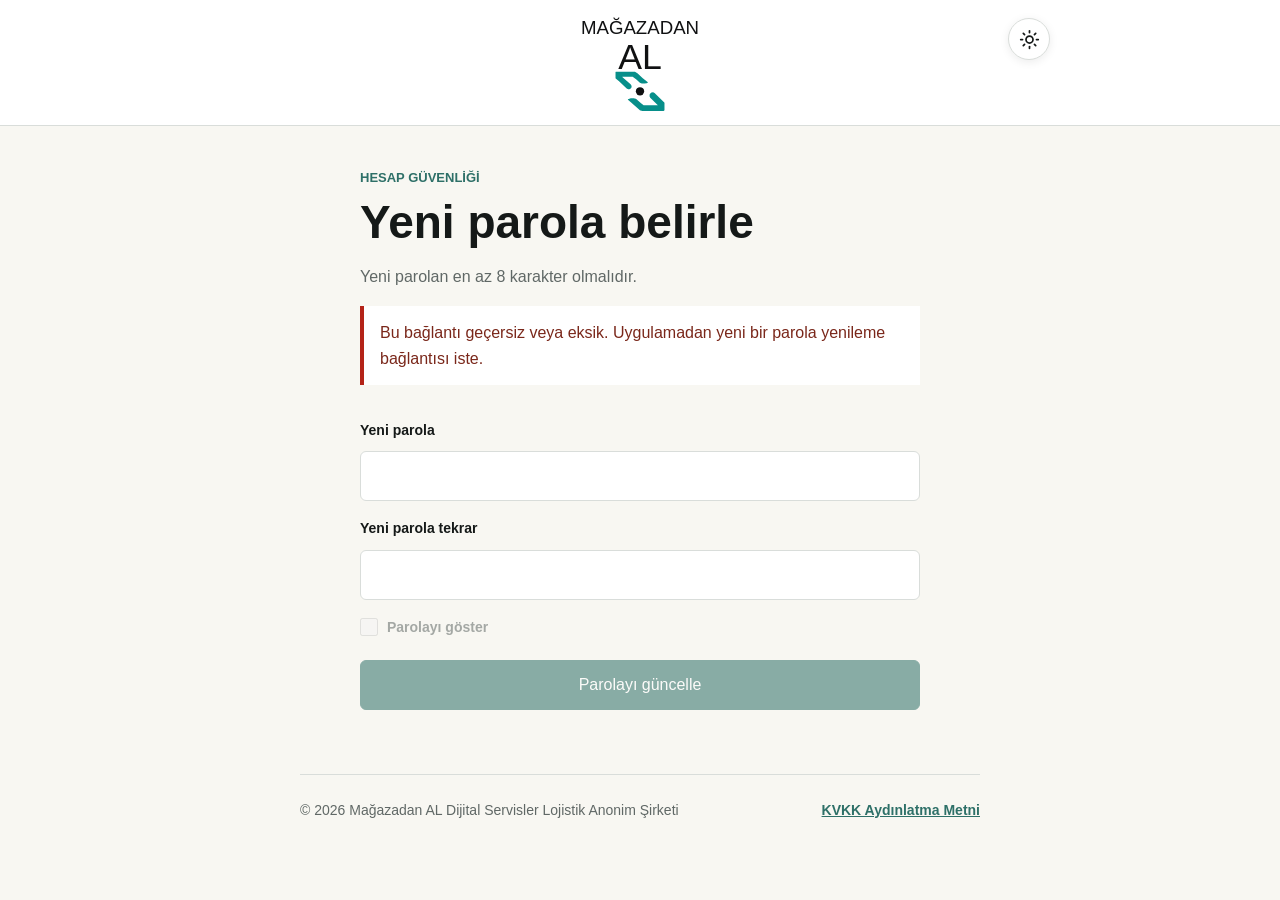
<file: password-reset/index.html>
<!doctype html>
<html lang="tr">
<head>
  <meta charset="utf-8">
  <meta name="viewport" content="width=device-width, initial-scale=1">
  <meta name="referrer" content="no-referrer">
  <meta
    http-equiv="Content-Security-Policy"
    content="default-src 'none'; connect-src https://zxqqbzggfbxoasyhueqb.supabase.co; img-src 'self'; style-src 'self'; script-src 'self'; base-uri 'none'; form-action 'none'; object-src 'none'"
  >
  <title>Parola yenileme · Mağazadan Al</title>
  <meta name="description" content="Mağazadan Al hesabınız için güvenli parola yenileme sayfası.">
  <meta name="robots" content="noindex, nofollow, noarchive">
  <link rel="icon" type="image/png" href="/assets/magazadanal-logo.png?v=20261007-3">
  <link rel="apple-touch-icon" href="/assets/magazadanal-logo.png?v=20261007-3">
  <link rel="stylesheet" href="/styles.css?v=20261014-1">
  <script src="/theme.js?v=20261014-1"></script>
</head>
<body>
  <header>
    <div class="bar">
      <a class="brand" href="/" aria-label="Mağazadan Al ana sayfa">
        <img class="brand-logo" src="/assets/magazadanal-logo-web.svg?v=20261014-1" alt="Mağazadan Al" width="900" height="603">
      </a>
    </div>
  </header>
  <main class="auth-page">
    <p class="eyebrow">Hesap güvenliği</p>
    <h1>Yeni parola belirle</h1>
    <p>Yeni parolan en az 8 karakter olmalıdır.</p>

    <div id="reset-status" class="status" role="status" aria-live="polite" hidden></div>

    <form id="password-reset-form" class="auth-form" novalidate>
      <label for="new-password">Yeni parola</label>
      <input
        id="new-password"
        name="new-password"
        type="password"
        autocomplete="new-password"
        minlength="8"
        maxlength="72"
        required
      >

      <label for="confirm-password">Yeni parola tekrar</label>
      <input
        id="confirm-password"
        name="confirm-password"
        type="password"
        autocomplete="new-password"
        minlength="8"
        maxlength="72"
        required
      >

      <label class="password-visibility" for="show-passwords">
        <input id="show-passwords" type="checkbox">
        <span>Parolayı göster</span>
      </label>

      <button id="submit-button" class="button primary-button" type="submit">
        Parolayı güncelle
      </button>
    </form>
  </main>
  <footer><span>© 2026 Mağazadan AL Dijital Servisler Lojistik Anonim Şirketi</span><a href="/privacy/">KVKK Aydınlatma Metni</a></footer>
  <script src="/password-reset/password-reset.js?v=20260930-2" defer></script>
</body>
</html>
</file>
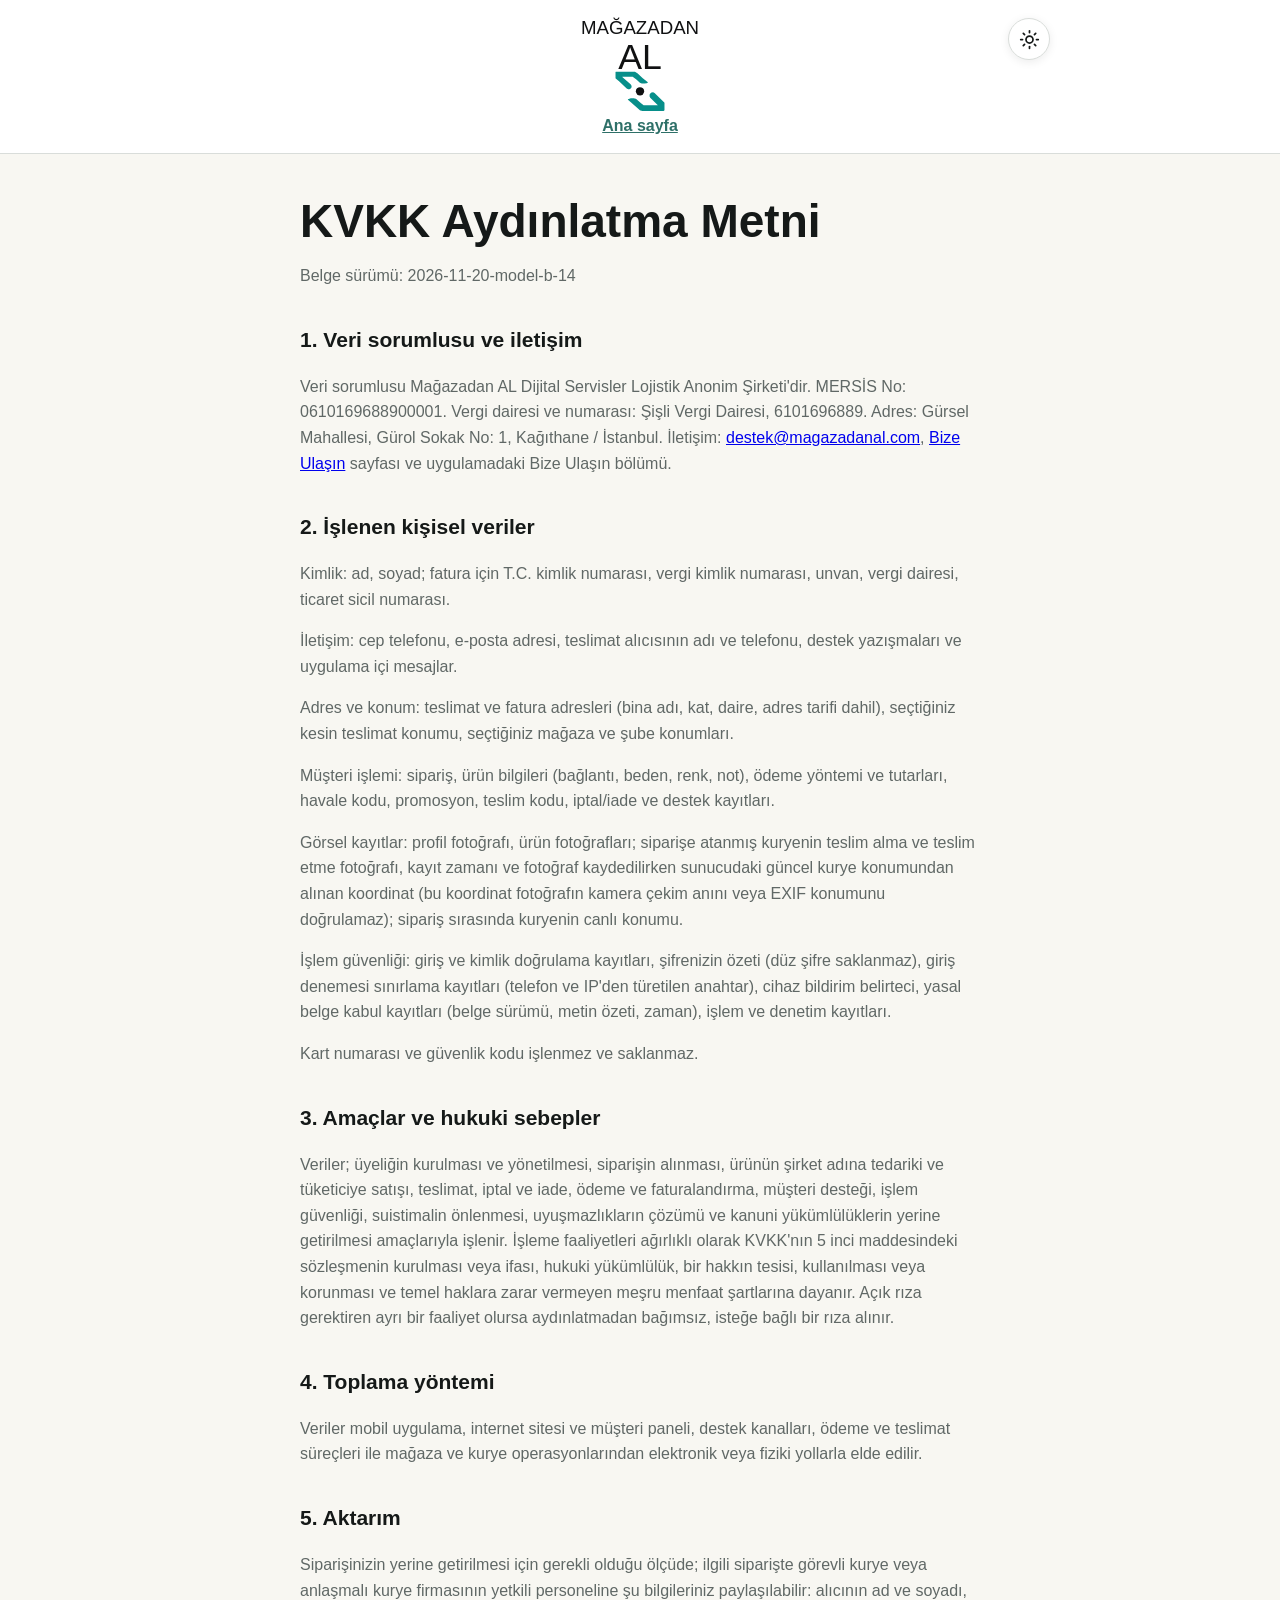
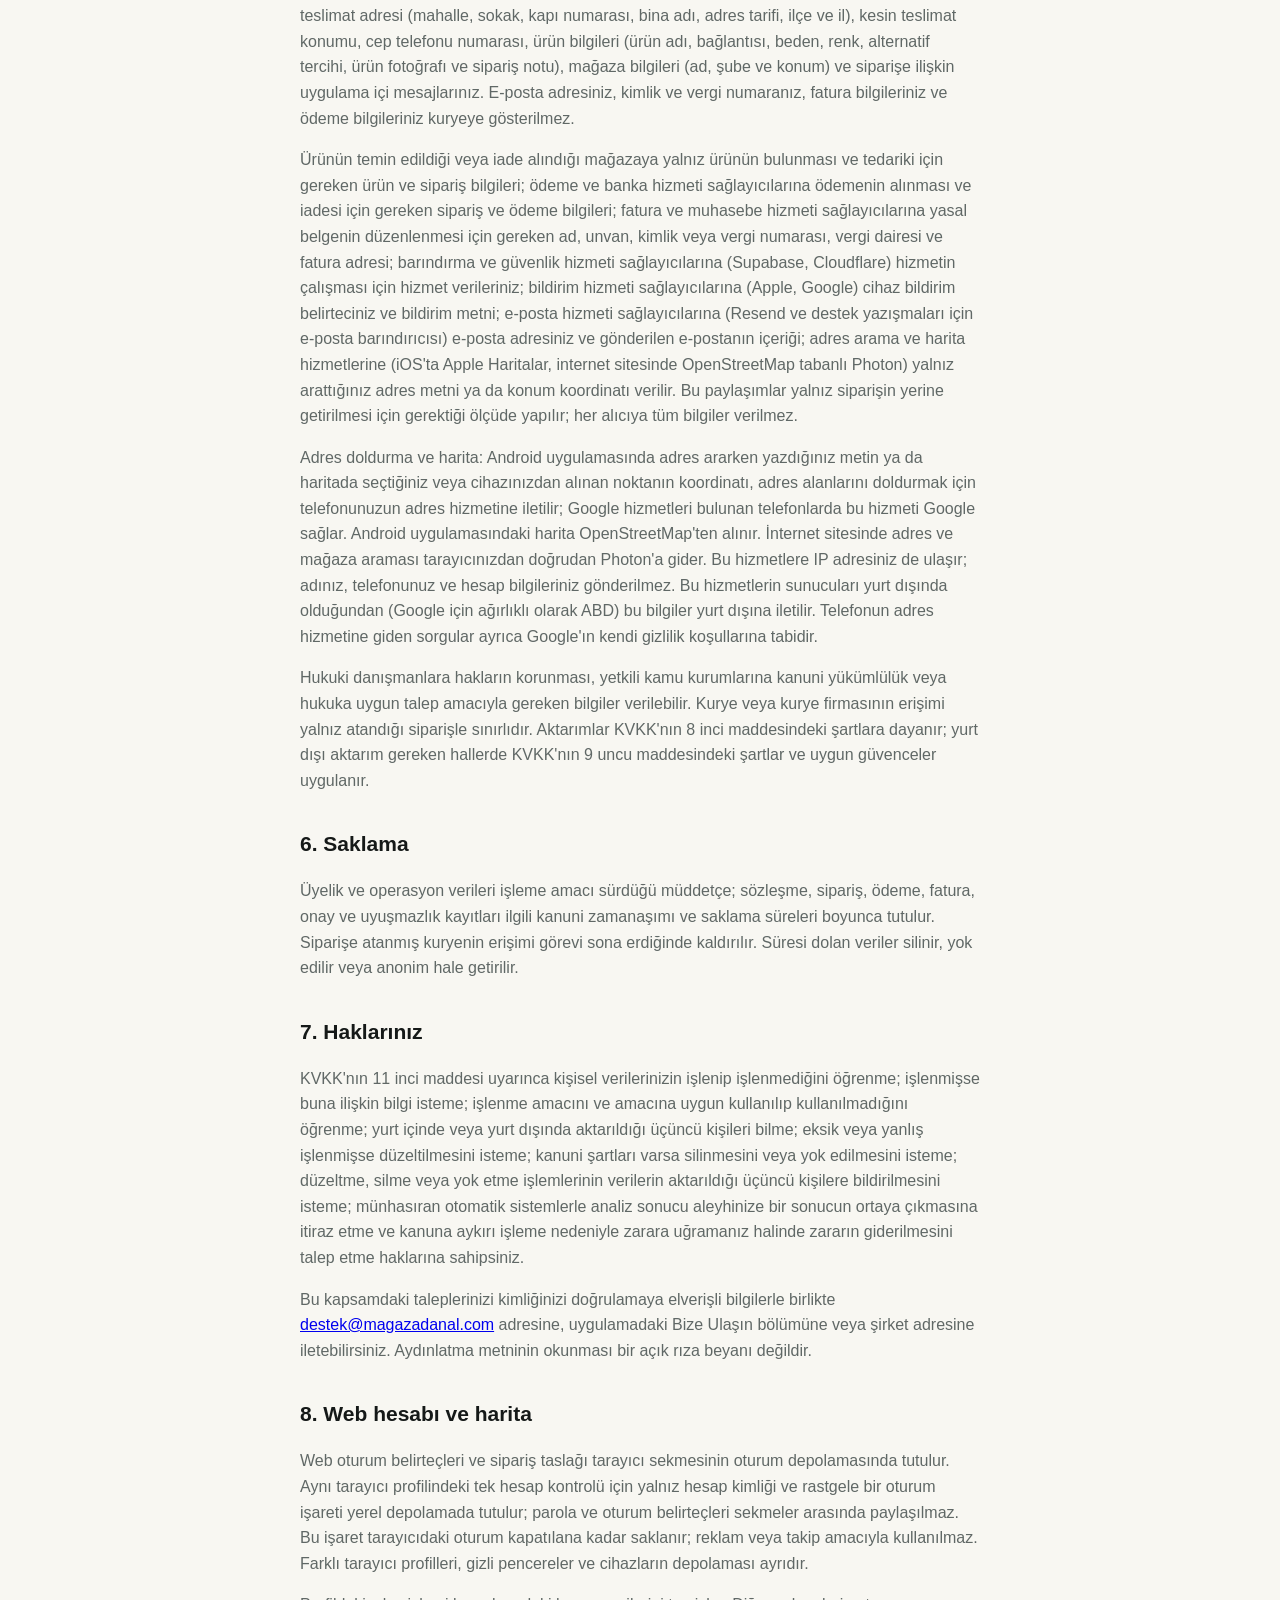
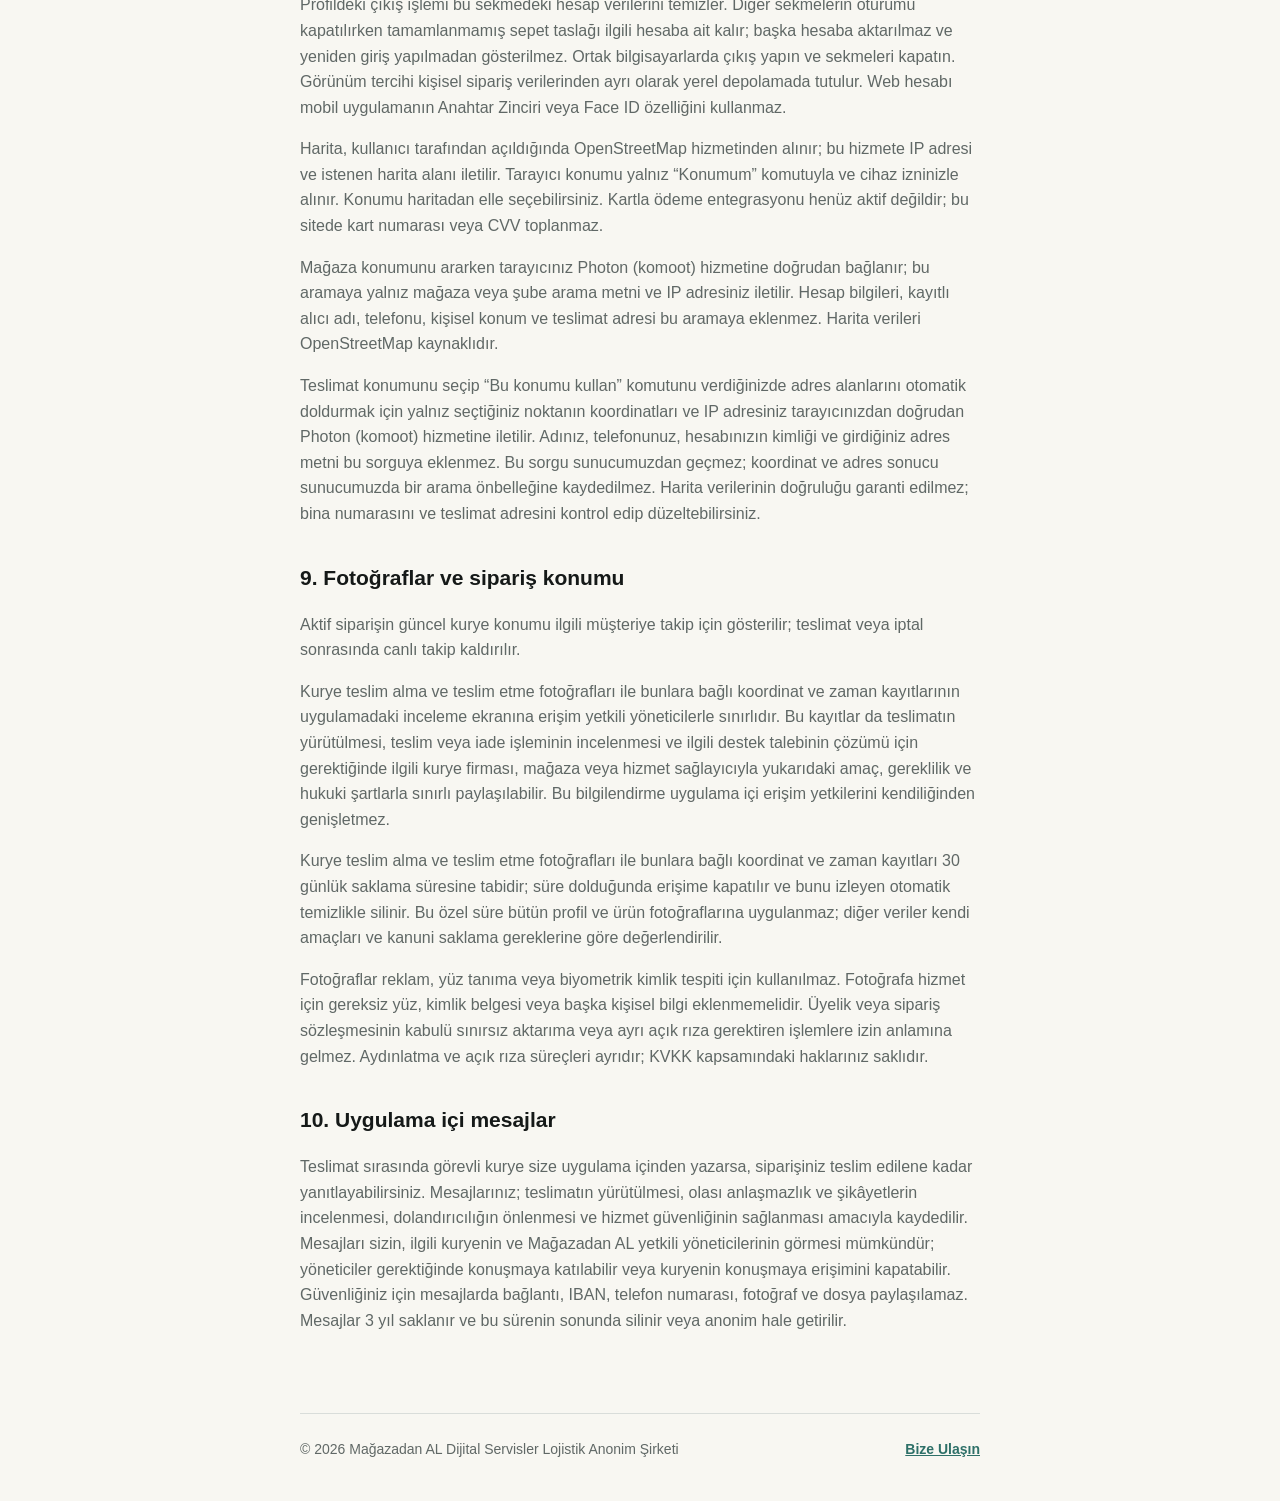
<file: privacy/index.html>
<!doctype html>
<html lang="tr">
<head>
  <meta charset="utf-8">
  <meta name="viewport" content="width=device-width, initial-scale=1">
  <meta name="referrer" content="strict-origin-when-cross-origin">
  <meta
    http-equiv="Content-Security-Policy"
    content="default-src 'none'; style-src 'self'; img-src 'self'; script-src 'self'; base-uri 'none'; form-action 'none'; object-src 'none'"
  >
  <title>KVKK Aydınlatma Metni · Mağazadan Al</title>
  <meta name="description" content="Mağazadan Al KVKK Aydınlatma Metni.">
  <link rel="icon" type="image/png" href="/assets/magazadanal-logo.png?v=20261007-3">
  <link rel="apple-touch-icon" href="/assets/magazadanal-logo.png?v=20261007-3">
  <link rel="stylesheet" href="/styles.css?v=20261014-1">
  <script src="/theme.js?v=20261014-1"></script>
</head>
<body>
  <header>
    <div class="bar">
      <a class="brand" href="/" aria-label="Mağazadan Al ana sayfa">
        <img class="brand-logo" src="/assets/magazadanal-logo-web.svg?v=20261014-1" alt="Mağazadan Al" width="900" height="603">
      </a>
      <nav><a href="/">Ana sayfa</a></nav>
    </div>
  </header>
  <main>
    <h1>KVKK Aydınlatma Metni</h1>
    <p>Belge sürümü: 2026-11-20-model-b-14</p>

    <h2>1. Veri sorumlusu ve iletişim</h2>
    <p>Veri sorumlusu Mağazadan AL Dijital Servisler Lojistik Anonim Şirketi'dir. MERSİS No: 0610169688900001. Vergi dairesi ve numarası: Şişli Vergi Dairesi, 6101696889. Adres: Gürsel Mahallesi, Gürol Sokak No: 1, Kağıthane / İstanbul. İletişim: <a href="mailto:destek@magazadanal.com">destek@magazadanal.com</a>, <a href="/destek/">Bize Ulaşın</a> sayfası ve uygulamadaki Bize Ulaşın bölümü.</p>

    <h2>2. İşlenen kişisel veriler</h2>
    <p>Kimlik: ad, soyad; fatura için T.C. kimlik numarası, vergi kimlik numarası, unvan, vergi dairesi, ticaret sicil numarası.</p>
    <p>İletişim: cep telefonu, e-posta adresi, teslimat alıcısının adı ve telefonu, destek yazışmaları ve uygulama içi mesajlar.</p>
    <p>Adres ve konum: teslimat ve fatura adresleri (bina adı, kat, daire, adres tarifi dahil), seçtiğiniz kesin teslimat konumu, seçtiğiniz mağaza ve şube konumları.</p>
    <p>Müşteri işlemi: sipariş, ürün bilgileri (bağlantı, beden, renk, not), ödeme yöntemi ve tutarları, havale kodu, promosyon, teslim kodu, iptal/iade ve destek kayıtları.</p>
    <p>Görsel kayıtlar: profil fotoğrafı, ürün fotoğrafları; siparişe atanmış kuryenin teslim alma ve teslim etme fotoğrafı, kayıt zamanı ve fotoğraf kaydedilirken sunucudaki güncel kurye konumundan alınan koordinat (bu koordinat fotoğrafın kamera çekim anını veya EXIF konumunu doğrulamaz); sipariş sırasında kuryenin canlı konumu.</p>
    <p>İşlem güvenliği: giriş ve kimlik doğrulama kayıtları, şifrenizin özeti (düz şifre saklanmaz), giriş denemesi sınırlama kayıtları (telefon ve IP'den türetilen anahtar), cihaz bildirim belirteci, yasal belge kabul kayıtları (belge sürümü, metin özeti, zaman), işlem ve denetim kayıtları.</p>
    <p>Kart numarası ve güvenlik kodu işlenmez ve saklanmaz.</p>

    <h2>3. Amaçlar ve hukuki sebepler</h2>
    <p>Veriler; üyeliğin kurulması ve yönetilmesi, siparişin alınması, ürünün şirket adına tedariki ve tüketiciye satışı, teslimat, iptal ve iade, ödeme ve faturalandırma, müşteri desteği, işlem güvenliği, suistimalin önlenmesi, uyuşmazlıkların çözümü ve kanuni yükümlülüklerin yerine getirilmesi amaçlarıyla işlenir. İşleme faaliyetleri ağırlıklı olarak KVKK'nın 5 inci maddesindeki sözleşmenin kurulması veya ifası, hukuki yükümlülük, bir hakkın tesisi, kullanılması veya korunması ve temel haklara zarar vermeyen meşru menfaat şartlarına dayanır. Açık rıza gerektiren ayrı bir faaliyet olursa aydınlatmadan bağımsız, isteğe bağlı bir rıza alınır.</p>

    <h2>4. Toplama yöntemi</h2>
    <p>Veriler mobil uygulama, internet sitesi ve müşteri paneli, destek kanalları, ödeme ve teslimat süreçleri ile mağaza ve kurye operasyonlarından elektronik veya fiziki yollarla elde edilir.</p>

    <h2>5. Aktarım</h2>
    <p>Siparişinizin yerine getirilmesi için gerekli olduğu ölçüde; ilgili siparişte görevli kurye veya anlaşmalı kurye firmasının yetkili personeline şu bilgileriniz paylaşılabilir: alıcının ad ve soyadı, teslimat adresi (mahalle, sokak, kapı numarası, bina adı, adres tarifi, ilçe ve il), kesin teslimat konumu, cep telefonu numarası, ürün bilgileri (ürün adı, bağlantısı, beden, renk, alternatif tercihi, ürün fotoğrafı ve sipariş notu), mağaza bilgileri (ad, şube ve konum) ve siparişe ilişkin uygulama içi mesajlarınız. E-posta adresiniz, kimlik ve vergi numaranız, fatura bilgileriniz ve ödeme bilgileriniz kuryeye gösterilmez.</p>
    <p>Ürünün temin edildiği veya iade alındığı mağazaya yalnız ürünün bulunması ve tedariki için gereken ürün ve sipariş bilgileri; ödeme ve banka hizmeti sağlayıcılarına ödemenin alınması ve iadesi için gereken sipariş ve ödeme bilgileri; fatura ve muhasebe hizmeti sağlayıcılarına yasal belgenin düzenlenmesi için gereken ad, unvan, kimlik veya vergi numarası, vergi dairesi ve fatura adresi; barındırma ve güvenlik hizmeti sağlayıcılarına (Supabase, Cloudflare) hizmetin çalışması için hizmet verileriniz; bildirim hizmeti sağlayıcılarına (Apple, Google) cihaz bildirim belirteciniz ve bildirim metni; e-posta hizmeti sağlayıcılarına (Resend ve destek yazışmaları için e-posta barındırıcısı) e-posta adresiniz ve gönderilen e-postanın içeriği; adres arama ve harita hizmetlerine (iOS'ta Apple Haritalar, internet sitesinde OpenStreetMap tabanlı Photon) yalnız arattığınız adres metni ya da konum koordinatı verilir. Bu paylaşımlar yalnız siparişin yerine getirilmesi için gerektiği ölçüde yapılır; her alıcıya tüm bilgiler verilmez.</p>
    <p>Adres doldurma ve harita: Android uygulamasında adres ararken yazdığınız metin ya da haritada seçtiğiniz veya cihazınızdan alınan noktanın koordinatı, adres alanlarını doldurmak için telefonunuzun adres hizmetine iletilir; Google hizmetleri bulunan telefonlarda bu hizmeti Google sağlar. Android uygulamasındaki harita OpenStreetMap'ten alınır. İnternet sitesinde adres ve mağaza araması tarayıcınızdan doğrudan Photon'a gider. Bu hizmetlere IP adresiniz de ulaşır; adınız, telefonunuz ve hesap bilgileriniz gönderilmez. Bu hizmetlerin sunucuları yurt dışında olduğundan (Google için ağırlıklı olarak ABD) bu bilgiler yurt dışına iletilir. Telefonun adres hizmetine giden sorgular ayrıca Google'ın kendi gizlilik koşullarına tabidir.</p>
    <p>Hukuki danışmanlara hakların korunması, yetkili kamu kurumlarına kanuni yükümlülük veya hukuka uygun talep amacıyla gereken bilgiler verilebilir. Kurye veya kurye firmasının erişimi yalnız atandığı siparişle sınırlıdır. Aktarımlar KVKK'nın 8 inci maddesindeki şartlara dayanır; yurt dışı aktarım gereken hallerde KVKK'nın 9 uncu maddesindeki şartlar ve uygun güvenceler uygulanır.</p>

    <h2>6. Saklama</h2>
    <p>Üyelik ve operasyon verileri işleme amacı sürdüğü müddetçe; sözleşme, sipariş, ödeme, fatura, onay ve uyuşmazlık kayıtları ilgili kanuni zamanaşımı ve saklama süreleri boyunca tutulur. Siparişe atanmış kuryenin erişimi görevi sona erdiğinde kaldırılır. Süresi dolan veriler silinir, yok edilir veya anonim hale getirilir.</p>

    <h2>7. Haklarınız</h2>
    <p>KVKK'nın 11 inci maddesi uyarınca kişisel verilerinizin işlenip işlenmediğini öğrenme; işlenmişse buna ilişkin bilgi isteme; işlenme amacını ve amacına uygun kullanılıp kullanılmadığını öğrenme; yurt içinde veya yurt dışında aktarıldığı üçüncü kişileri bilme; eksik veya yanlış işlenmişse düzeltilmesini isteme; kanuni şartları varsa silinmesini veya yok edilmesini isteme; düzeltme, silme veya yok etme işlemlerinin verilerin aktarıldığı üçüncü kişilere bildirilmesini isteme; münhasıran otomatik sistemlerle analiz sonucu aleyhinize bir sonucun ortaya çıkmasına itiraz etme ve kanuna aykırı işleme nedeniyle zarara uğramanız halinde zararın giderilmesini talep etme haklarına sahipsiniz.</p>
    <p>Bu kapsamdaki taleplerinizi kimliğinizi doğrulamaya elverişli bilgilerle birlikte <a href="mailto:destek@magazadanal.com">destek@magazadanal.com</a> adresine, uygulamadaki Bize Ulaşın bölümüne veya şirket adresine iletebilirsiniz. Aydınlatma metninin okunması bir açık rıza beyanı değildir.</p>
    <h2>8. Web hesabı ve harita</h2>
    <p>Web oturum belirteçleri ve sipariş taslağı tarayıcı sekmesinin oturum depolamasında tutulur. Aynı tarayıcı profilindeki tek hesap kontrolü için yalnız hesap kimliği ve rastgele bir oturum işareti yerel depolamada tutulur; parola ve oturum belirteçleri sekmeler arasında paylaşılmaz. Bu işaret tarayıcıdaki oturum kapatılana kadar saklanır; reklam veya takip amacıyla kullanılmaz. Farklı tarayıcı profilleri, gizli pencereler ve cihazların depolaması ayrıdır.</p>
    <p>Profildeki çıkış işlemi bu sekmedeki hesap verilerini temizler. Diğer sekmelerin oturumu kapatılırken tamamlanmamış sepet taslağı ilgili hesaba ait kalır; başka hesaba aktarılmaz ve yeniden giriş yapılmadan gösterilmez. Ortak bilgisayarlarda çıkış yapın ve sekmeleri kapatın. Görünüm tercihi kişisel sipariş verilerinden ayrı olarak yerel depolamada tutulur. Web hesabı mobil uygulamanın Anahtar Zinciri veya Face ID özelliğini kullanmaz.</p>
    <p>Harita, kullanıcı tarafından açıldığında OpenStreetMap hizmetinden alınır; bu hizmete IP adresi ve istenen harita alanı iletilir. Tarayıcı konumu yalnız “Konumum” komutuyla ve cihaz izninizle alınır. Konumu haritadan elle seçebilirsiniz. Kartla ödeme entegrasyonu henüz aktif değildir; bu sitede kart numarası veya CVV toplanmaz.</p>
    <p>Mağaza konumunu ararken tarayıcınız Photon (komoot) hizmetine doğrudan bağlanır; bu aramaya yalnız mağaza veya şube arama metni ve IP adresiniz iletilir. Hesap bilgileri, kayıtlı alıcı adı, telefonu, kişisel konum ve teslimat adresi bu aramaya eklenmez. Harita verileri OpenStreetMap kaynaklıdır.</p>
    <p>Teslimat konumunu seçip “Bu konumu kullan” komutunu verdiğinizde adres alanlarını otomatik doldurmak için yalnız seçtiğiniz noktanın koordinatları ve IP adresiniz tarayıcınızdan doğrudan Photon (komoot) hizmetine iletilir. Adınız, telefonunuz, hesabınızın kimliği ve girdiğiniz adres metni bu sorguya eklenmez. Bu sorgu sunucumuzdan geçmez; koordinat ve adres sonucu sunucumuzda bir arama önbelleğine kaydedilmez. Harita verilerinin doğruluğu garanti edilmez; bina numarasını ve teslimat adresini kontrol edip düzeltebilirsiniz.</p>

    <h2>9. Fotoğraflar ve sipariş konumu</h2>
    <p>Aktif siparişin güncel kurye konumu ilgili müşteriye takip için gösterilir; teslimat veya iptal sonrasında canlı takip kaldırılır.</p>
    <p>Kurye teslim alma ve teslim etme fotoğrafları ile bunlara bağlı koordinat ve zaman kayıtlarının uygulamadaki inceleme ekranına erişim yetkili yöneticilerle sınırlıdır. Bu kayıtlar da teslimatın yürütülmesi, teslim veya iade işleminin incelenmesi ve ilgili destek talebinin çözümü için gerektiğinde ilgili kurye firması, mağaza veya hizmet sağlayıcıyla yukarıdaki amaç, gereklilik ve hukuki şartlarla sınırlı paylaşılabilir. Bu bilgilendirme uygulama içi erişim yetkilerini kendiliğinden genişletmez.</p>
    <p>Kurye teslim alma ve teslim etme fotoğrafları ile bunlara bağlı koordinat ve zaman kayıtları 30 günlük saklama süresine tabidir; süre dolduğunda erişime kapatılır ve bunu izleyen otomatik temizlikle silinir. Bu özel süre bütün profil ve ürün fotoğraflarına uygulanmaz; diğer veriler kendi amaçları ve kanuni saklama gereklerine göre değerlendirilir.</p>
    <p>Fotoğraflar reklam, yüz tanıma veya biyometrik kimlik tespiti için kullanılmaz. Fotoğrafa hizmet için gereksiz yüz, kimlik belgesi veya başka kişisel bilgi eklenmemelidir. Üyelik veya sipariş sözleşmesinin kabulü sınırsız aktarıma veya ayrı açık rıza gerektiren işlemlere izin anlamına gelmez. Aydınlatma ve açık rıza süreçleri ayrıdır; KVKK kapsamındaki haklarınız saklıdır.</p>
    <h2>10. Uygulama içi mesajlar</h2>
    <p>Teslimat sırasında görevli kurye size uygulama içinden yazarsa, siparişiniz teslim edilene kadar yanıtlayabilirsiniz. Mesajlarınız; teslimatın yürütülmesi, olası anlaşmazlık ve şikâyetlerin incelenmesi, dolandırıcılığın önlenmesi ve hizmet güvenliğinin sağlanması amacıyla kaydedilir. Mesajları sizin, ilgili kuryenin ve Mağazadan AL yetkili yöneticilerinin görmesi mümkündür; yöneticiler gerektiğinde konuşmaya katılabilir veya kuryenin konuşmaya erişimini kapatabilir. Güvenliğiniz için mesajlarda bağlantı, IBAN, telefon numarası, fotoğraf ve dosya paylaşılamaz. Mesajlar 3 yıl saklanır ve bu sürenin sonunda silinir veya anonim hale getirilir.</p>
  </main>
  <footer>
    <span>© 2026 Mağazadan AL Dijital Servisler Lojistik Anonim Şirketi</span>
    <a href="/destek/">Bize Ulaşın</a>
  </footer>
</body>
</html>
</file>
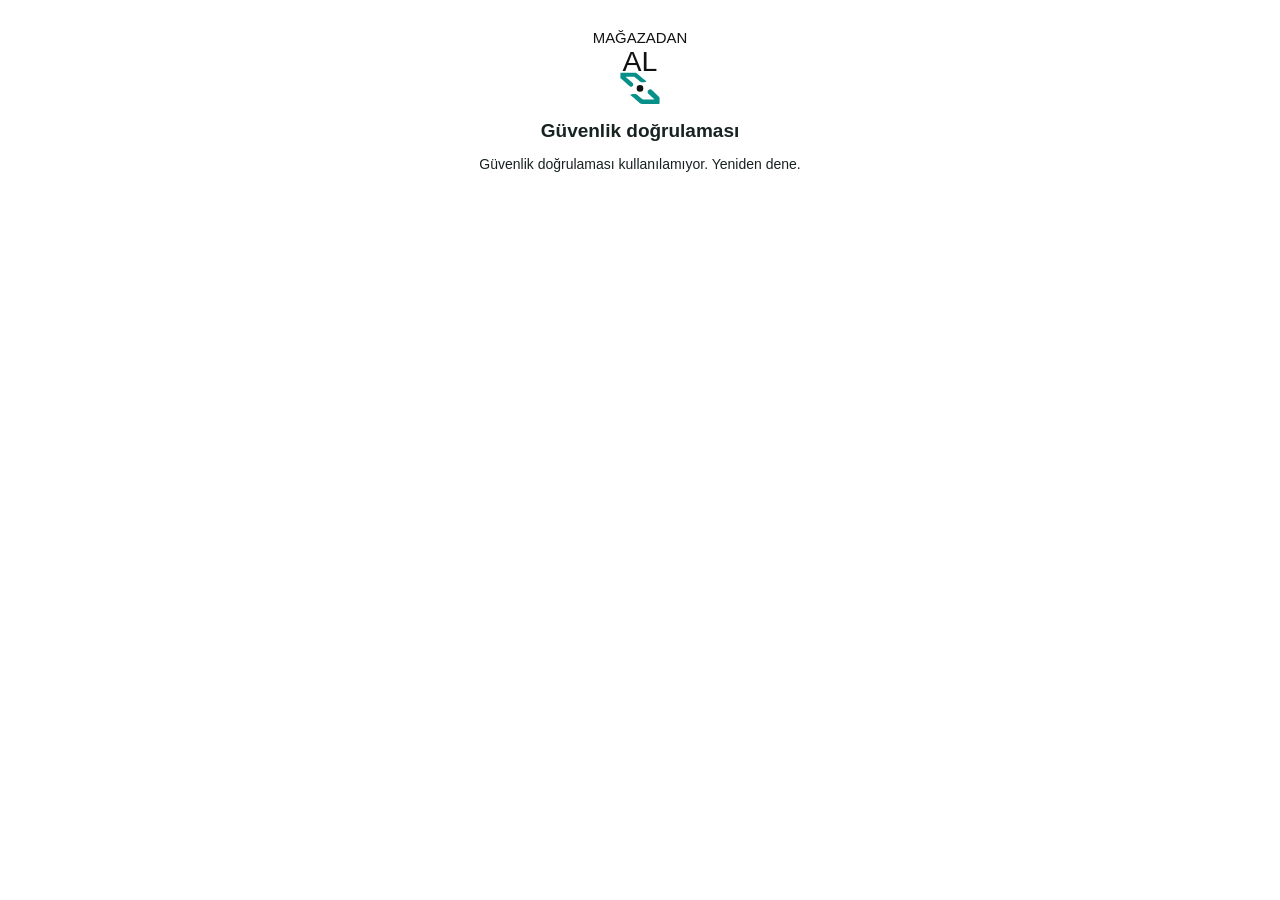
<file: auth/challenge/index.html>
<!doctype html>
<html lang="tr">
<head>
  <meta charset="utf-8">
  <meta name="viewport" content="width=device-width, initial-scale=1">
  <meta name="referrer" content="no-referrer">
  <meta http-equiv="Content-Security-Policy" content="default-src 'none'; connect-src 'self' https://challenges.cloudflare.com; img-src 'self' data:; style-src 'self'; script-src 'self' https://challenges.cloudflare.com; frame-src https://challenges.cloudflare.com; base-uri 'none'; form-action 'none'; object-src 'none'">
  <title>Güvenlik doğrulaması · Mağazadan AL</title>
  <link rel="stylesheet" href="/auth/challenge/challenge.css">
  <script src="/auth/protection.js" defer></script>
  <script src="/auth/challenge/challenge.js" defer></script>
</head>
<body>
  <main>
    <img src="/assets/magazadanal-logo-web.svg?v=20261014-1" width="120" height="80" alt="Mağazadan AL">
    <h1>Güvenlik doğrulaması</h1>
    <p id="challenge-status" role="status">Kontrol ediliyor...</p>
    <div id="challenge-widget"></div>
  </main>
</body>
</html>
</file>
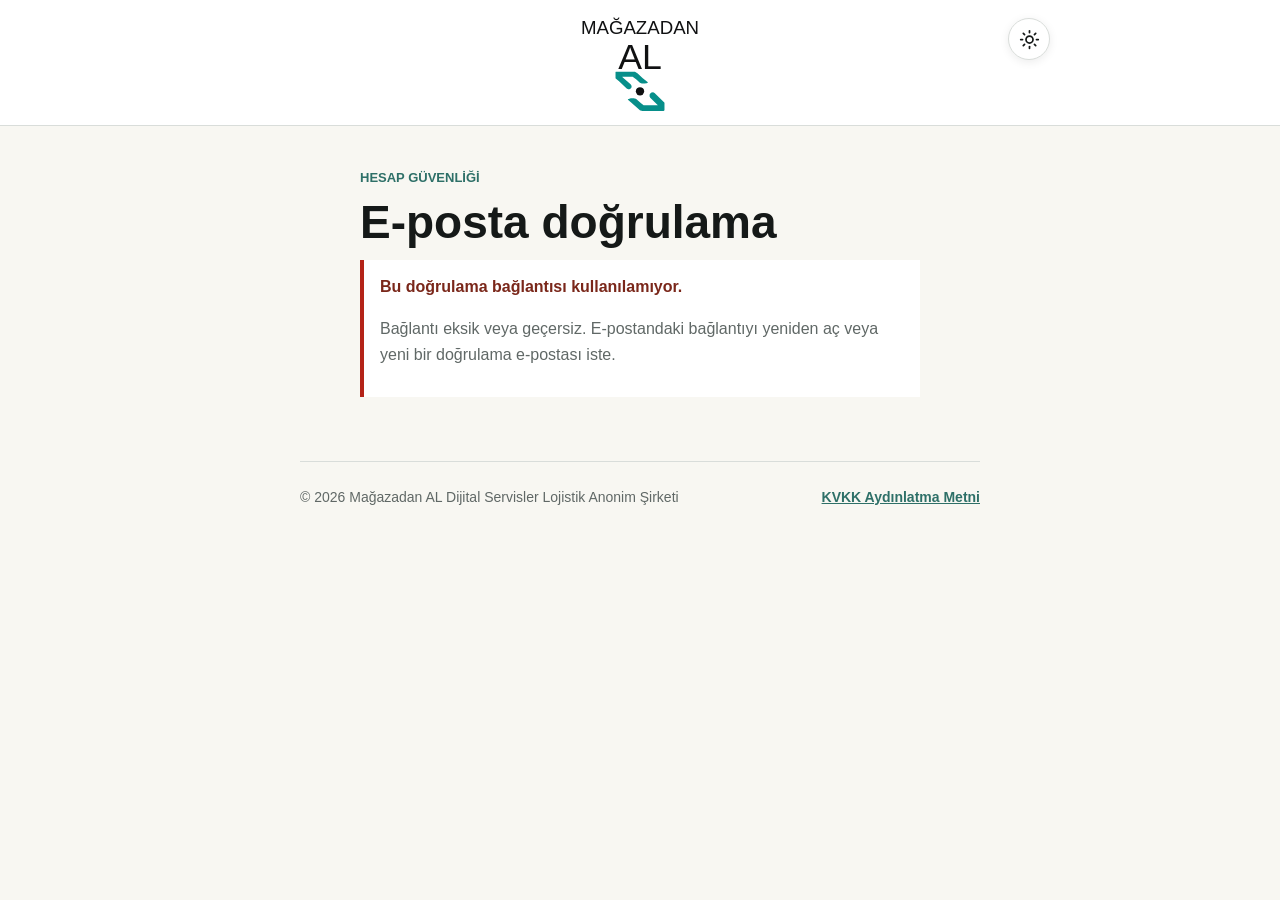
<file: auth/confirmed/index.html>
<!doctype html>
<html lang="tr">
<head>
  <meta charset="utf-8">
  <meta name="viewport" content="width=device-width, initial-scale=1">
  <meta name="referrer" content="no-referrer">
  <meta
    http-equiv="Content-Security-Policy"
    content="default-src 'none'; connect-src https://zxqqbzggfbxoasyhueqb.supabase.co; style-src 'self'; img-src 'self'; script-src 'self'; base-uri 'none'; form-action 'none'; object-src 'none'"
  >
  <title>E-posta doğrulama · Mağazadan Al</title>
  <meta name="robots" content="noindex, nofollow, noarchive">
  <link rel="icon" type="image/png" href="/assets/magazadanal-logo.png?v=20261007-3">
  <link rel="apple-touch-icon" href="/assets/magazadanal-logo.png?v=20261007-3">
  <link rel="stylesheet" href="/styles.css?v=20261108-confirmation-1">
  <script src="/theme.js?v=20261014-1"></script>
</head>
<body>
  <header>
    <div class="bar">
      <a class="brand" href="/" aria-label="Mağazadan Al ana sayfa">
        <img class="brand-logo" src="/assets/magazadanal-logo-web.svg?v=20261014-1" alt="Mağazadan Al" width="900" height="603">
      </a>
    </div>
  </header>
  <main class="auth-page confirmation-page">
    <p class="eyebrow">Hesap güvenliği</p>
    <h1>E-posta doğrulama</h1>
    <div id="confirmation-status" class="status" role="status" aria-live="polite">
      <strong>E-posta adresini doğrula.</strong>
      <p>Mağazadan AL hesabın için e-posta doğrulaması bekleniyor.</p>
    </div>
    <div class="confirmation-actions">
      <button id="confirm-email" class="button primary-link" type="button" hidden>E-postamı doğrula</button>
      <a id="account-link" class="button primary-link" href="/hesabim/" hidden>Web’de giriş yap</a>
    </div>
    <noscript>Doğrulamayı tamamlamak için tarayıcında JavaScript açık olmalıdır.</noscript>
  </main>
  <footer><span>© 2026 Mağazadan AL Dijital Servisler Lojistik Anonim Şirketi</span><a href="/privacy/">KVKK Aydınlatma Metni</a></footer>
  <script src="/auth/confirmed/confirmed.js?v=20261109-3" defer></script>
</body>
</html>
</file>
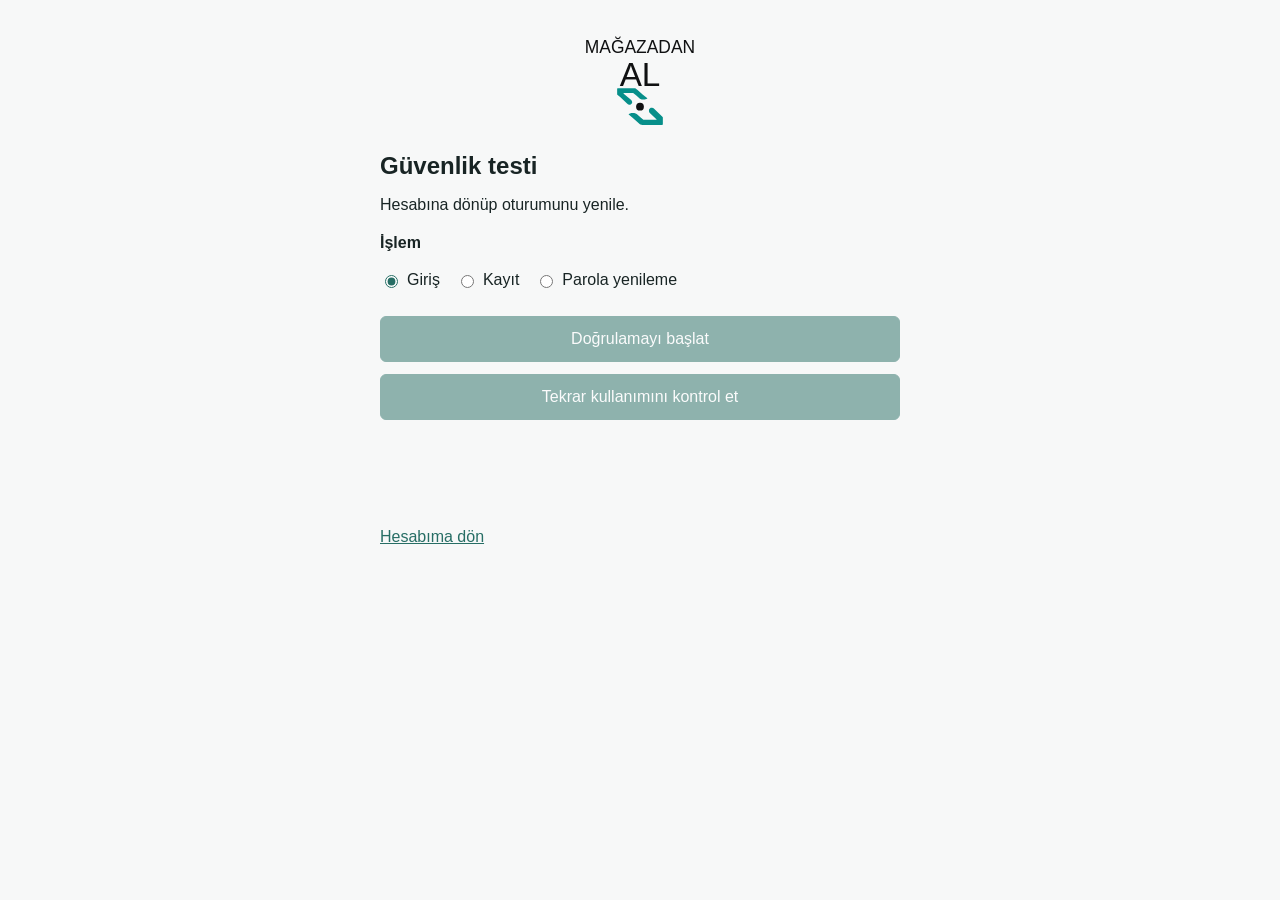
<file: auth/probe/index.html>
<!doctype html>
<html lang="tr">
<head>
  <meta charset="utf-8">
  <meta name="viewport" content="width=device-width, initial-scale=1">
  <meta name="robots" content="noindex,nofollow,noarchive">
  <meta http-equiv="Content-Security-Policy" content="default-src 'none'; connect-src 'self' https://zxqqbzggfbxoasyhueqb.supabase.co; img-src 'self'; style-src 'self'; script-src 'self'; base-uri 'none'; form-action 'none'; object-src 'none'; frame-src 'self'">
  <title>Güvenlik testi | Mağazadan AL</title>
  <link rel="stylesheet" href="/auth/probe/probe.css">
  <script src="/auth/protection.js" defer></script>
  <script src="/auth/probe/probe.js" defer></script>
</head>
<body>
  <main>
    <img class="brand" src="/assets/magazadanal-logo-web.svg" alt="Mağazadan AL" width="140" height="100">
    <h1>Güvenlik testi</h1>
    <p id="session-status" role="status"></p>
    <fieldset>
      <legend>İşlem</legend>
      <label><input type="radio" name="action" value="login" checked> Giriş</label>
      <label><input type="radio" name="action" value="signup"> Kayıt</label>
      <label><input type="radio" name="action" value="recovery"> Parola yenileme</label>
    </fieldset>
    <button id="start" type="button">Doğrulamayı başlat</button>
    <button id="replay" type="button" disabled>Tekrar kullanımını kontrol et</button>
    <p id="result" role="status" aria-live="polite"></p>
    <a href="/hesabim/">Hesabıma dön</a>
  </main>
</body>
</html>
</file>
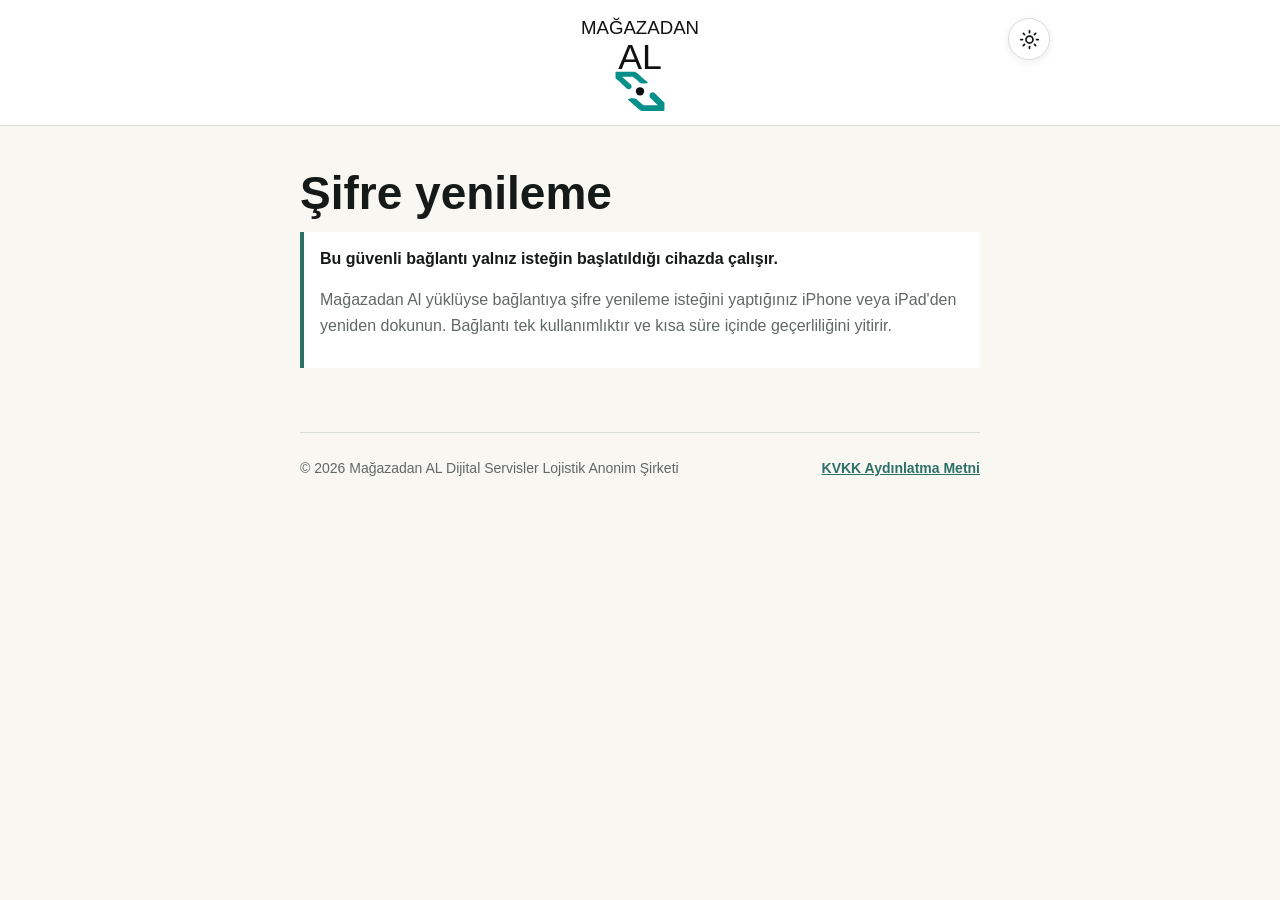
<file: auth/recovery/index.html>
<!doctype html>
<html lang="tr">
<head>
  <meta charset="utf-8">
  <meta name="viewport" content="width=device-width, initial-scale=1">
  <meta name="referrer" content="no-referrer">
  <meta
    http-equiv="Content-Security-Policy"
    content="default-src 'none'; style-src 'self'; img-src 'self'; script-src 'self'; base-uri 'none'; form-action 'none'; object-src 'none'"
  >
  <title>Şifre yenileme · Mağazadan Al</title>
  <meta name="robots" content="noindex, nofollow, noarchive">
  <link rel="icon" type="image/png" href="/assets/magazadanal-logo.png?v=20261007-3">
  <link rel="apple-touch-icon" href="/assets/magazadanal-logo.png?v=20261007-3">
  <link rel="stylesheet" href="/styles.css?v=20261014-1">
  <script src="/theme.js?v=20261014-1"></script>
</head>
<body>
  <header>
    <div class="bar">
      <a class="brand" href="/" aria-label="Mağazadan Al ana sayfa">
        <img class="brand-logo" src="/assets/magazadanal-logo-web.svg?v=20261014-1" alt="Mağazadan Al" width="900" height="603">
      </a>
    </div>
  </header>
  <main>
    <h1>Şifre yenileme</h1>
    <div class="status">
      <strong>Bu güvenli bağlantı yalnız isteğin başlatıldığı cihazda çalışır.</strong>
      <p>Mağazadan Al yüklüyse bağlantıya şifre yenileme isteğini yaptığınız iPhone veya iPad'den yeniden dokunun. Bağlantı tek kullanımlıktır ve kısa süre içinde geçerliliğini yitirir.</p>
    </div>
  </main>
  <footer><span>© 2026 Mağazadan AL Dijital Servisler Lojistik Anonim Şirketi</span><a href="/privacy/">KVKK Aydınlatma Metni</a></footer>
</body>
</html>
</file>
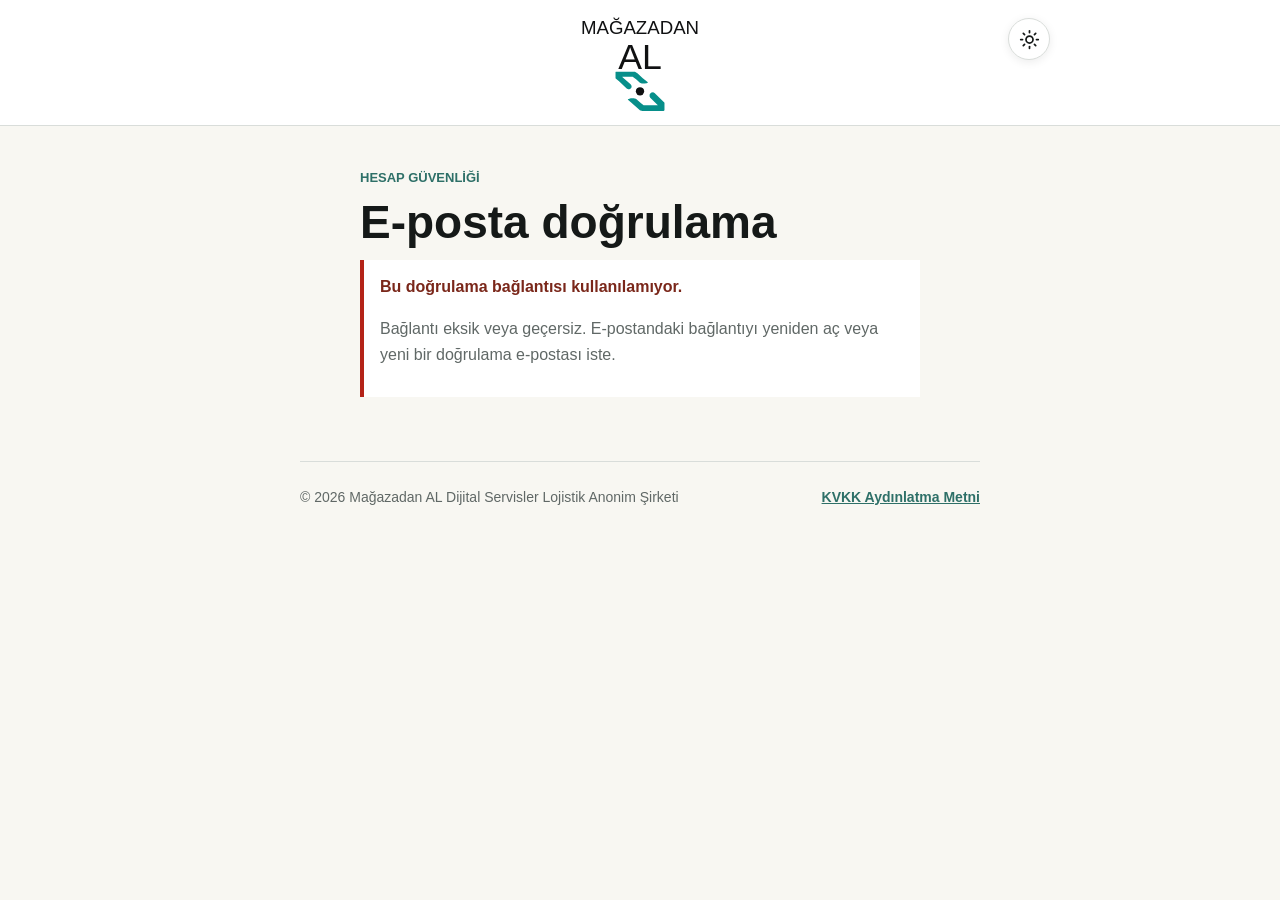
<file: auth/verify-email/index.html>
<!doctype html>
<html lang="tr">
<head>
  <meta charset="utf-8">
  <meta name="viewport" content="width=device-width, initial-scale=1">
  <meta name="referrer" content="no-referrer">
  <meta http-equiv="Content-Security-Policy" content="default-src 'none'; connect-src https://zxqqbzggfbxoasyhueqb.supabase.co; style-src 'self'; img-src 'self'; script-src 'self'; base-uri 'none'; form-action 'none'; object-src 'none'">
  <title>E-posta doğrulama · Mağazadan AL</title>
  <meta name="robots" content="noindex, nofollow, noarchive">
  <link rel="icon" type="image/png" href="/assets/magazadanal-logo.png?v=20261007-3">
  <link rel="stylesheet" href="/styles.css?v=20261108-confirmation-1">
  <script src="/theme.js?v=20261014-1"></script>
</head>
<body>
  <header>
    <div class="bar">
      <a class="brand" href="/" aria-label="Mağazadan AL ana sayfa">
        <img class="brand-logo" src="/assets/magazadanal-logo-web.svg?v=20261014-1" alt="Mağazadan AL" width="900" height="603">
      </a>
    </div>
  </header>
  <main class="auth-page confirmation-page">
    <p class="eyebrow">Hesap güvenliği</p>
    <h1>E-posta doğrulama</h1>
    <div id="confirmation-status" class="status" role="status" aria-live="polite" data-auto-confirm="true">
      <strong>E-posta adresin doğrulanıyor...</strong>
      <p>Lütfen bekle.</p>
    </div>
    <div class="confirmation-actions">
      <button id="confirm-email" class="button primary-link" type="button" hidden>E-postamı doğrula</button>
      <a id="account-link" class="button primary-link" href="/hesabim/" hidden>Web’de giriş yap</a>
    </div>
    <noscript>Doğrulamayı tamamlamak için tarayıcında JavaScript açık olmalıdır.</noscript>
  </main>
  <footer><span>© 2026 Mağazadan AL Dijital Servisler Lojistik Anonim Şirketi</span><a href="/privacy/">KVKK Aydınlatma Metni</a></footer>
  <script src="/auth/confirmed/confirmed.js?v=20261109-3" defer></script>
</body>
</html>
</file>
<file: styles.css>
:root {
  color-scheme: light;
  --paper: #f8f7f2;
  --panel: #ffffff;
  --ink: #151918;
  --muted: #606866;
  --teal: #2e7068;
  --line: #d9ddda;
  --command: #151918;
  --command-text: #ffffff;
  --soft-teal: #e7f3f0;
}

:root[data-theme="dark"] {
  color-scheme: dark;
  --paper: #101412;
  --panel: #191e1c;
  --ink: #f2f5f3;
  --muted: #aeb8b4;
  --teal: #70bdb1;
  --line: #37403c;
  --command: #f2f5f3;
  --command-text: #101412;
  --soft-teal: #173a35;
}

* { box-sizing: border-box; }
[hidden] { display: none !important; }

body {
  margin: 0;
  background: var(--paper);
  color: var(--ink);
  font-family: -apple-system, BlinkMacSystemFont, "Segoe UI", sans-serif;
  line-height: 1.6;
  transition: background-color 160ms ease, color 160ms ease;
}

.theme-toggle {
  position: fixed;
  top: 18px;
  right: max(18px, calc((100vw - 820px) / 2));
  z-index: 20;
  display: grid;
  width: 42px;
  height: 42px;
  place-items: center;
  padding: 0;
  border: 1px solid var(--line);
  border-radius: 50%;
  background: var(--panel);
  color: var(--ink);
  cursor: pointer;
  font-size: 20px;
  line-height: 1;
  box-shadow: 0 2px 10px rgba(0, 0, 0, 0.08);
}

.theme-toggle-icon {
  width: 21px;
  height: 21px;
  fill: none;
  stroke: currentColor;
  stroke-width: 2;
  stroke-linecap: round;
  stroke-linejoin: round;
}

.theme-toggle:hover { border-color: var(--teal); }
.theme-toggle:focus-visible { outline: 3px solid color-mix(in srgb, var(--teal) 45%, transparent); outline-offset: 2px; }
:root[data-theme="dark"] .brand-logo {
  filter: invert(1) hue-rotate(170deg);
  mix-blend-mode: screen;
}

header {
  border-bottom: 1px solid var(--line);
  background: var(--panel);
}

.bar, main, footer {
  width: min(680px, calc(100% - 36px));
  margin: 0 auto;
}

.bar {
  display: flex;
  flex-direction: column;
  align-items: center;
  justify-content: center;
  gap: 2px;
  min-height: 0;
  padding: 10px 0 14px;
}

.brand {
  display: block;
  width: 150px;
  height: 101px;
  text-decoration: none;
}

.brand-logo {
  display: block;
  width: 100%;
  height: 100%;
  object-fit: contain;
}

nav a, footer a { color: var(--teal); font-weight: 650; }

.site-nav {
  display: flex;
  align-items: center;
  justify-content: center;
  gap: 16px;
}

.header-account-link {
  padding: 7px 11px;
  border: 1px solid var(--teal);
  border-radius: 6px;
  text-decoration: none;
}

.header-link {
  color: var(--teal);
  font-weight: 650;
  text-decoration: none;
}

.home-header {
  width: min(760px, calc(100% - 36px));
  display: grid;
  grid-template-columns: minmax(0, 1fr) 150px minmax(0, 1fr);
  gap: 16px;
}

.home-header .brand { grid-column: 2; justify-self: center; }
.home-header .header-actions { grid-column: 3; justify-self: end; }

.header-actions {
  display: flex;
  align-items: center;
  gap: 10px;
}

.header-actions .button {
  display: inline-flex;
  align-items: center;
  min-height: 42px;
  margin: 0;
  border-radius: 6px;
  font-size: 14px;
  white-space: nowrap;
}

.header-actions .theme-toggle {
  position: static;
  flex: 0 0 auto;
  box-shadow: none;
}

@media (max-width: 560px) {
  .home-header .header-actions { grid-column: 1 / -1; grid-row: 2; }
}

main { padding: 42px 0 64px; }

.home-main {
  width: min(760px, calc(100% - 36px));
  min-height: 0;
  padding: 24px 0 56px;
}

.home-intro {
  max-width: 650px;
  margin: 0 auto;
  padding: 24px 0 40px;
  text-align: center;
}

.home-slogan {
  margin: 0 0 8px;
  color: var(--teal);
  font-size: 15px;
  font-weight: 800;
}

.home-main h1 {
  margin-bottom: 14px;
  font-size: 44px;
}

.home-lead {
  max-width: 610px;
  margin: 0 auto;
  font-size: 17px;
}

.home-section {
  padding: 36px 0;
  border-top: 1px solid var(--line);
}

.home-section-heading {
  margin-bottom: 20px;
}

.home-section-heading h2 {
  margin: 0;
  font-size: 24px;
  line-height: 1.25;
}

.home-section-heading p {
  margin: 5px 0 0;
}

.home-brand-grid {
  display: grid;
  grid-template-columns: repeat(5, minmax(0, 1fr));
  gap: 10px;
}

.store-brand {
  display: grid;
  min-width: 0;
  min-height: 44px;
  place-items: center;
  padding: 9px 6px;
  border: 1px solid var(--line);
  border-radius: 8px;
  background: var(--panel);
  color: var(--ink);
  font-size: 14px;
  font-weight: 600;
  line-height: 1.2;
  text-align: center;
  overflow-wrap: anywhere;
}

.home-brand-note {
  margin: 14px 0 0;
  color: var(--ink);
  font-size: 14px;
  font-weight: 750;
  text-align: center;
}

.home-brand-disclaimer {
  margin: 6px 0 0;
  color: var(--muted);
  font-size: 12px;
  line-height: 1.4;
  text-align: center;
}

.home-flow {
  border-top: 1px solid var(--line);
}

.home-step {
  display: grid;
  grid-template-columns: 38px minmax(0, 1fr);
  gap: 14px;
  align-items: center;
  padding: 18px 0;
  border-bottom: 1px solid var(--line);
}

.home-step-number {
  display: grid;
  width: 38px;
  height: 38px;
  place-items: center;
  border-radius: 50%;
  background: var(--soft-teal);
  color: var(--teal);
  font-weight: 800;
}

.home-step h3 {
  margin: 0;
  font-size: 17px;
}

.home-step p {
  margin: 2px 0 0;
}

.home-service p {
  margin: 0 0 12px;
}

.home-service strong {
  font-size: 14px;
}

.app-download {
  display: grid;
  grid-template-columns: minmax(0, 1fr) auto;
  gap: 32px;
  align-items: center;
}

.app-download h2 { margin: 0; font-size: 26px; }
.app-download p:last-child { margin: 9px 0 0; }

.app-download-options {
  display: grid;
  grid-template-columns: repeat(2, 168px);
  gap: 12px;
}

.app-download-placeholder {
  display: grid;
  width: 168px;
  aspect-ratio: 1;
  place-items: center;
  align-content: center;
  gap: 12px;
  padding: 18px;
  border: 2px solid var(--ink);
  border-radius: 8px;
  background: var(--panel);
  text-align: center;
}

.app-download-placeholder span { font-size: 13px; font-weight: 800; }

h1 {
  margin: 0 0 12px;
  font-size: 46px;
  line-height: 1.12;
}

h2 { margin-top: 34px; font-size: 21px; }

p, li { color: var(--muted); }

.status {
  border-left: 4px solid var(--teal);
  padding: 14px 16px;
  background: var(--panel);
}

.status[hidden] { display: none; }

.status-error { border-left-color: #b42318; color: #7a271a; }

.status-success { border-left-color: var(--teal); color: #215f57; }

:root[data-theme="dark"] .status-error { color: #ffaaa3; }
:root[data-theme="dark"] .status-success { color: #8fd5ca; }
:root[data-theme="dark"] .data-badge { background: var(--soft-teal); color: var(--teal); }

.button {
  display: inline-block;
  margin-top: 12px;
  padding: 10px 14px;
  border: 1px solid var(--teal);
  color: var(--teal);
  font-weight: 700;
  text-decoration: none;
}

.primary-link {
  border-color: var(--command);
  background: var(--command);
  color: var(--command-text);
}

.support-public {
  max-width: 620px;
}

.support-lead {
  max-width: 560px;
  margin-bottom: 30px;
  font-size: 17px;
}

.support-channel {
  padding: 22px 0;
  border-top: 1px solid var(--line);
}

.support-channel:last-of-type {
  border-bottom: 1px solid var(--line);
}

.support-channel h2 {
  margin: 0 0 6px;
  font-size: 20px;
}

.support-channel p {
  margin: 0;
}

.support-channel .button {
  border-radius: 6px;
}

.auth-page { max-width: 560px; }

.confirmation-actions { display: flex; flex-wrap: wrap; gap: 12px; }
.confirmation-actions .button { min-width: 180px; min-height: 48px; font: inherit; font-weight: 700; text-align: center; border-radius: 6px; cursor: pointer; }
.confirmation-actions .button:disabled { opacity: 0.65; cursor: wait; }
.confirmation-actions .button:focus-visible { outline: 3px solid var(--teal); outline-offset: 3px; }

.eyebrow {
  margin: 0 0 8px;
  color: var(--teal);
  font-size: 13px;
  font-weight: 750;
  text-transform: uppercase;
}

.auth-form {
  display: grid;
  gap: 10px;
  margin-top: 28px;
}

.auth-form label {
  margin-top: 6px;
  font-size: 14px;
  font-weight: 700;
}

.auth-form input:not([type="checkbox"]) {
  width: 100%;
  min-height: 50px;
  padding: 11px 12px;
  border: 1px solid var(--line);
  border-radius: 6px;
  background: var(--panel);
  color: var(--ink);
  font: inherit;
}

.auth-form input:not([type="checkbox"]),
.support-form textarea {
  background: var(--panel);
}

.auth-form input:not([type="checkbox"]):focus {
  border-color: var(--teal);
  outline: 2px solid rgba(46, 112, 104, 0.2);
  outline-offset: 1px;
}

.password-visibility {
  display: inline-flex;
  align-items: center;
  gap: 9px;
  width: fit-content;
  cursor: pointer;
  color: var(--muted);
}

.password-visibility input {
  width: 18px;
  height: 18px;
  margin: 0;
  accent-color: var(--teal);
}

.password-visibility:has(input:disabled) {
  cursor: not-allowed;
  opacity: 0.55;
}

.primary-button {
  width: 100%;
  min-height: 50px;
  border-radius: 6px;
  background: var(--teal);
  color: #ffffff;
  cursor: pointer;
  font: inherit;
}

.primary-button:disabled {
  cursor: not-allowed;
  opacity: 0.55;
}

.text-button {
  min-height: 40px;
  padding: 6px 8px;
  border: 0;
  background: transparent;
  color: var(--teal);
  cursor: pointer;
  font: inherit;
  font-weight: 750;
}

.text-button:disabled { cursor: not-allowed; opacity: 0.55; }

.portal-page {
  width: min(680px, calc(100% - 36px));
  min-height: calc(100vh - 230px);
  padding-top: 34px;
}

.auth-shell {
  width: min(480px, 100%);
  margin: 18px auto 0;
  padding: 26px;
  border: 1px solid var(--line);
  border-radius: 8px;
  background: var(--panel);
}

.portal-toolbar,
.section-heading,
.order-card-heading,
.order-meta,
.data-row-heading,
.form-footer {
  display: flex;
  align-items: center;
  justify-content: space-between;
  gap: 16px;
}

.portal-toolbar,
.section-heading {
  flex-direction: column;
  align-items: flex-start;
}

.portal-title { margin-bottom: 3px; font-size: 30px; }
.portal-updated { margin: 0; font-size: 13px; }

.portal-actions {
  display: flex;
  width: 100%;
  align-items: center;
  justify-content: flex-start;
  gap: 8px;
}

.icon-command {
  width: 42px;
  height: 42px;
  border: 1px solid var(--line);
  border-radius: 6px;
  background: var(--panel);
  color: var(--ink);
  cursor: pointer;
  font-size: 24px;
  line-height: 1;
}

.icon-command:disabled { cursor: wait; opacity: 0.55; }

.compact-button {
  min-height: 42px;
  margin: 0;
  padding: 8px 12px;
  border-color: var(--line);
  background: var(--panel);
  color: var(--ink);
  cursor: pointer;
  font: inherit;
}

.portal-tabs {
  display: flex;
  flex-wrap: wrap;
  gap: 3px;
  margin: 28px 0 22px;
  padding-bottom: 1px;
  border-bottom: 1px solid var(--line);
}

.portal-tab {
  flex: 1 1 105px;
  min-height: 44px;
  padding: 9px 13px;
  border: 0;
  border-bottom: 3px solid transparent;
  background: transparent;
  color: var(--muted);
  cursor: pointer;
  font: inherit;
  font-weight: 750;
}

.portal-tab.is-active {
  border-bottom-color: var(--teal);
  color: var(--ink);
}

.portal-loading {
  margin-bottom: 16px;
  padding: 10px 12px;
  border-left: 3px solid var(--teal);
  color: var(--muted);
  font-weight: 700;
}

.portal-section { padding: 4px 0 30px; }
.section-heading { margin: 8px 0 16px; align-items: flex-start; }
.section-heading h2 { margin: 0; font-size: 23px; }
.section-heading .eyebrow { margin-bottom: 2px; }

.order-list,
.data-list {
  display: grid;
  gap: 10px;
}

.order-card,
.data-row,
.support-form,
.profile-details {
  border: 1px solid var(--line);
  border-radius: 8px;
  background: var(--panel);
}

.order-card { padding: 16px; border-left: 5px solid var(--teal); }
.order-card.status-cancelled { border-left-color: #b42318; }
.order-card.status-delivered { border-left-color: #16803c; }

.order-card-heading { align-items: flex-start; }
.order-card-heading > div { display: grid; gap: 2px; }
.order-number { font-size: 16px; }
.order-date { color: var(--muted); font-size: 12px; font-weight: 650; }

.order-status {
  max-width: 210px;
  padding: 5px 8px;
  border-radius: 5px;
  background: #e8f3f0;
  color: #215f57;
  font-size: 12px;
  font-weight: 800;
  text-align: right;
}

.status-cancelled .order-status { background: #fff0ee; color: #9f241a; }
.status-delivered .order-status { background: #e9f7ed; color: #146c35; }

.order-meta {
  margin-top: 13px;
  padding-top: 11px;
  border-top: 1px solid var(--line);
  color: var(--muted);
  font-size: 13px;
}

.order-meta strong { color: var(--ink); font-size: 15px; }

.order-timeline {
  display: grid;
  grid-template-columns: 1fr;
  gap: 0;
  margin: 12px 0 6px;
  padding: 0;
  list-style: none;
}

.order-timeline li {
  position: relative;
  min-height: 34px;
  padding: 5px 0 5px 30px;
  color: var(--muted);
  font-size: 10px;
  font-weight: 700;
  text-align: left;
}

.order-timeline li::before {
  position: absolute;
  top: 8px;
  left: 8px;
  z-index: 2;
  width: 11px;
  height: 11px;
  border: 2px solid var(--line);
  border-radius: 50%;
  background: var(--panel);
  content: "";
  transform: translateX(-50%);
}

.order-timeline li:not(:first-child)::after {
  position: absolute;
  top: -18px;
  right: auto;
  left: 7px;
  width: 2px;
  height: 28px;
  background: var(--line);
  content: "";
}

.order-timeline li.is-complete::before,
.order-timeline li.is-current::before { border-color: var(--teal); background: var(--teal); }
.order-timeline li.is-complete::after,
.order-timeline li.is-current::after { background: var(--teal); }
.order-timeline li.is-current { color: var(--ink); }
.order-timeline li.is-cancelled::before { border-color: #b42318; background: #b42318; }

.activity-list { margin-top: 14px; border-top: 1px solid var(--line); }
.activity-row { display: flex; flex-direction: column; gap: 2px; padding: 9px 0; border-bottom: 1px solid var(--line); font-size: 12px; }
.activity-row:last-child { border-bottom: 0; }
.activity-row time { flex: 0 0 auto; color: var(--muted); }

.segmented-control {
  display: inline-flex;
  padding: 3px;
  border: 1px solid var(--line);
  border-radius: 7px;
  background: var(--panel);
}

.segmented-control button {
  min-height: 34px;
  padding: 5px 10px;
  border: 0;
  border-radius: 5px;
  background: transparent;
  color: var(--muted);
  cursor: pointer;
  font: inherit;
  font-size: 12px;
  font-weight: 750;
}

.segmented-control button.is-active { background: var(--command); color: var(--command-text); }

.data-row { padding: 14px 16px; }
.data-row p { margin: 7px 0 0; font-size: 13px; }
.data-row-heading { align-items: flex-start; }
.data-row-heading time { color: var(--muted); font-size: 11px; }

.data-badge {
  padding: 3px 7px;
  border-radius: 4px;
  background: #e8f3f0;
  color: #215f57;
  font-size: 11px;
  font-weight: 800;
}

.support-form { display: grid; gap: 8px; padding: 16px; margin-bottom: 24px; }
.support-form label { font-size: 14px; font-weight: 750; }
.support-form textarea {
  width: 100%;
  min-height: 120px;
  resize: vertical;
  padding: 11px 12px;
  border: 1px solid var(--line);
  border-radius: 6px;
  color: var(--ink);
  font: inherit;
}
.support-form textarea:focus { border-color: var(--teal); outline: 2px solid rgba(46, 112, 104, 0.2); }
.form-footer span { color: var(--muted); font-size: 12px; }
.compact-submit { width: auto; min-width: 110px; margin: 0; }
.list-title { margin: 0 0 10px; font-size: 16px; }

.profile-details { margin: 0 0 16px; padding: 0 16px; }
.profile-details div { display: grid; grid-template-columns: 1fr; gap: 3px; padding: 13px 0; border-bottom: 1px solid var(--line); }
.profile-details div:last-child { border-bottom: 0; }
.profile-details dt { color: var(--muted); font-size: 13px; font-weight: 700; }
.profile-details dd { margin: 0; font-weight: 750; overflow-wrap: anywhere; }

.empty-state {
  padding: 26px 18px;
  border: 1px dashed var(--line);
  border-radius: 8px;
  text-align: center;
}
.empty-state p { margin: 5px 0 0; font-size: 13px; }

@media (max-width: 700px) {
  h1 { font-size: 32px; }
  .bar { padding-top: 8px; }
  .theme-toggle { top: 12px; right: 12px; width: 38px; height: 38px; font-size: 18px; }
  .brand { width: 140px; height: 94px; }
  .home-header { gap: 12px; grid-template-columns: minmax(0, 1fr) 120px minmax(0, 1fr); }
  .home-header .brand { width: 120px; height: 80px; flex: 0 0 auto; }
  .header-actions { gap: 8px; }
  .header-actions .button { min-height: 38px; padding: 7px 10px; }
  .home-main { width: min(100% - 28px, 760px); padding-top: 16px; }
  .home-intro { padding: 18px 0 30px; }
  .home-main h1 { font-size: 32px; }
  .home-lead { font-size: 15px; }
  .home-section { padding: 28px 0; }
  .app-download { grid-template-columns: 1fr; gap: 20px; }
  .app-download-options { grid-template-columns: repeat(2, minmax(0, 168px)); }
  .app-download-placeholder { width: 100%; }
  .home-brand-grid { grid-template-columns: repeat(3, minmax(0, 1fr)); gap: 7px; }
  .store-brand { font-size: 13px; }
  .portal-page { width: min(100% - 24px, 680px); padding-top: 22px; }
  .auth-shell { padding: 20px; }
  .portal-toolbar { align-items: flex-start; }
  .portal-title { font-size: 25px; }
  .compact-button { padding-inline: 9px; font-size: 13px; }
  .section-heading { align-items: flex-start; flex-direction: column; gap: 8px; }
  .view-link { padding-left: 0; }
  .order-card-heading { gap: 9px; }
  .order-status { max-width: 145px; font-size: 10px; }
  .site-nav { gap: 9px; }
}

footer {
  display: flex;
  align-items: center;
  justify-content: space-between;
  flex-wrap: wrap;
  gap: 12px;
  padding: 24px 0 40px;
  border-top: 1px solid var(--line);
  color: var(--muted);
  font-size: 14px;
}

.brand-attribution {
  margin-left: 6px;
  color: var(--teal);
  font-size: 10px;
  font-weight: 700;
  letter-spacing: 0;
  text-transform: uppercase;
}
</file>
<file: hesabim/order-flow.css>
.portal-page { width: min(900px, calc(100% - 32px)); padding-bottom: 50px; }
.session-restoring { display: none; min-height: 240px; padding: 64px 0; text-align: center; color: var(--muted); }
:root[data-session-state="restoring"] #auth-view { display: none !important; }
:root[data-session-state="restoring"] #portal-view { display: none !important; }
:root[data-session-state="restoring"] .session-restoring { display: block; }
.portal-section.home-main { width: 100%; max-width: none; padding: 0; margin: 0; }
.phone-field { display: grid; grid-template-columns: 110px minmax(0, 1fr); gap: 12px; min-width: 0; }
.app-form-grid > .phone-field { grid-column: 1 / -1; }
.product-photo-frame { position: relative; width: min(280px, 100%); aspect-ratio: 1; margin: 12px auto; }
.product-photo-preview { position: absolute; inset: 0; display: block; box-sizing: border-box; width: 100%; height: 100%; min-width: 0; min-height: 0; padding: 8px; overflow: hidden; border: 1px solid var(--line); border-radius: 6px; background: var(--panel); cursor: pointer; }
.product-photo-preview img:not(.app-icon) { display: block; width: 100%; height: 100%; min-width: 0; min-height: 0; max-width: 100%; max-height: 100%; object-fit: contain; }
.product-photo-preview:disabled { opacity: 1; cursor: default; }
.product-photo-remove { position: absolute; top: 6px; right: 6px; }
.order-app .photo-select-button { display: inline-flex; align-items: center; justify-content: center; gap: 10px; align-self: flex-start; margin: 0; min-height: 48px; padding: 10px 20px; border: 1px solid #2e7068; border-radius: 6px; background: #2e7068; color: #fff; font: inherit; font-size: 15px; font-weight: 700; cursor: pointer; }
.order-app .photo-select-button:hover { background: #245c55; border-color: #245c55; }
.photo-select-button .app-icon { width: 22px; height: 22px; filter: invert(1) !important; }
.store-pickup { padding: 14px 0; border-block: 1px solid var(--line); }
.order-app .store-pickup h3 { margin: 0 0 12px; }
.store-pickup .is-selected { border-color: #2e7068; background: #2e7068; color: #fff; }
.link-field { position: relative; }
.link-field > label { font-size: 14px; font-weight: 600; }
.app-field.link-field input { padding-right: 95px; }
.link-field .paste-link { position: absolute; right: 10px; bottom: 6px; min-height: 36px; }
.map-search-form { display: flex; align-items: end; gap: 12px; }
.map-search-form .app-field { flex: 1; }
.map-search-result { width: 100%; min-height: 44px; text-align: left; padding: 10px; border: 0; border-bottom: 1px solid var(--line); background: var(--panel); color: var(--ink); font: inherit; font-size: 14px; cursor: pointer; }
.bank-details { display: grid; gap: 14px; margin: 16px 0 24px; padding: 16px 0; border-block: 1px solid var(--line); }
.bank-details > div { display: grid; grid-template-columns: minmax(0, 1fr) auto; align-items: center; gap: 6px 12px; }
.bank-details dt { font-size: 13px; color: var(--muted); }
.bank-details dd { grid-row: 2; margin: 0; overflow-wrap: anywhere; font-weight: 600; }
.bank-details .text-button { grid-column: 2; grid-row: 1 / 3; }
.checkout-agreements { padding: 16px 0; border-block: 1px solid var(--line); margin: 24px 0; }
.checkout-agreements h3 { margin: 0 0 12px; }
.legal-approval { display: flex; align-items: center; gap: 12px; min-height: 62px; width: 100%; padding: 12px 0; border: 0; border-bottom: 1px solid var(--line); text-align: left; background: transparent; color: var(--ink); font: inherit; font-size: 14px; font-weight: 600; cursor: pointer; }
.approval-indicator { display: grid; place-items: center; width: 24px; height: 24px; border: 1px solid var(--line); border-radius: 50%; flex-shrink: 0; }
.legal-approval[aria-pressed="true"] .approval-indicator { background: #2e7068; border-color: #2e7068; }
.approval-indicator .app-icon { width: 15px; height: 15px; filter: invert(1) !important; }
.approval-state { margin-left: auto; font-size: 12px; color: var(--teal); }
.tracking-placeholder .order-timeline { margin-top: 24px; }
.legal-page { padding-bottom: 40px; }
.fees-table { width: 100%; border-collapse: collapse; margin: 20px 0; }
.fees-table th, .fees-table td { padding: 12px 8px; border-bottom: 1px solid var(--line); text-align: left; }
.fees-table th:last-child, .fees-table td:last-child { text-align: right; white-space: nowrap; }
.portal-title { font-size: 24px; }
.portal-content { min-width: 0; }
body:has(.portal-page) .theme-toggle, body:has(.legal-page) .theme-toggle { position: absolute; right: 18px; top: 18px; }
.portal-toolbar .eyebrow { display: none; }
.portal-tabs { display: grid; grid-template-columns: repeat(5, minmax(0, 1fr)); gap: 4px; padding: 8px 0; margin: 18px 0; position: static; z-index: 400; background: var(--paper); }
.portal-toolbar { flex-direction: row; align-items: center; }
.portal-actions { width: auto; flex-shrink: 0; }
.portal-toolbar h1 { margin-top: 0; }
.portal-tab { min-width: 0; display: flex; flex-direction: column; align-items: center; gap: 3px; border-radius: 6px; font-size: 13px; padding: 9px 3px; text-decoration: none; line-height: 1.3; }
.app-icon { width: 23px; height: 23px; object-fit: contain; }
:root[data-theme="dark"] .app-icon { filter: invert(1); }
.portal-tab[data-view="orders"]::before { content: ""; width: 23px; height: 23px; background: var(--ink); mask: url('/assets/icons/navigation_fill.png') center / contain no-repeat; }
.portal-tab[data-view="profile"]::before { content: ""; width: 23px; height: 23px; background: var(--ink); mask: url('/assets/icons/user_fill.png') center / contain no-repeat; }
.order-app { max-width: 720px; margin: 0 auto; }
.order-app h2 { font-size: 23px; line-height: 1.3; margin: 16px 0 24px; }
.order-app h3 { font-size: 18px; margin-top: 26px; }
.order-app .button { width: auto; max-width: 100%; margin: 12px 0; min-height: 44px; border-radius: 6px; white-space: normal; }
.order-app .primary-button, .app-dialog .primary-button { background: #2e7068; color: #fff; border: 1px solid #2e7068; }
.order-app .primary-button { display: block; width: 100%; }
.order-app a, .app-dialog a { color: var(--teal); }
.store-grid { display: grid; grid-template-columns: repeat(3, minmax(0, 1fr)); gap: 7px; margin-bottom: 24px; }
.store-button { min-width: 0; min-height: 44px; padding: 9px 5px; border: 1px solid var(--line); background: var(--panel); color: var(--ink); border-radius: 6px; font: inherit; font-size: 14px; line-height: 1.25; overflow-wrap: anywhere; cursor: pointer; }
.store-button:hover { border-color: var(--teal); background: var(--soft-teal); }
.store-button[aria-pressed="true"] { background: var(--soft-teal); border-color: var(--teal); box-shadow: inset 0 0 0 1px var(--teal); }
.custom-store-form { display: flex; align-items: end; gap: 12px; margin-bottom: 14px; }
.order-app .custom-store-toggle { width: 100%; display: block; }
.custom-store-form .app-field { flex: 1; margin: 0; }
.custom-store-form .button { margin: 0; display: grid; place-items: center; width: 48px; min-height: 48px; }
.store-selection-actions { display: grid; gap: 8px; margin: 16px 0; }
.store-selection-actions .button { margin: 0; width: 100%; }
.store-selection-actions button[aria-pressed="true"] { background: var(--soft-teal); color: var(--teal); border-color: var(--teal); }
.product-back { display: grid; place-items: center; position: sticky; top: 8px; z-index: 450; width: 64px; height: 42px; padding: 8px; border: 1px solid var(--line); border-radius: 6px; background: var(--panel); color: var(--teal); font: inherit; font-weight: 600; cursor: pointer; margin-bottom: 16px; }
.app-form { display: grid; gap: 14px; }
.app-form-grid { display: grid; grid-template-columns: repeat(2, minmax(0, 1fr)); gap: 14px; }
.app-field { display: flex; flex-direction: column; gap: 5px; min-width: 0; margin: 8px 0; font-size: 14px; font-weight: 600; }
.app-field input, .app-field select, .app-field textarea { width: 100%; min-width: 0; max-width: 100%; border: 1px solid var(--line); border-radius: 6px; padding: 12px; font: inherit; font-weight: 400; font-size: 16px; color: var(--ink); background: var(--panel); }
.app-field textarea { min-height: 90px; resize: vertical; }
.app-field input:focus, .app-field textarea:focus, .app-field select:focus { outline: 2px solid var(--teal); outline-offset: 1px; }
.app-field input:user-invalid { border-color: #bd303b; }
.app-disclosure { border: 1px solid var(--line); border-radius: 6px; padding: 14px; margin: 12px 0; background: var(--panel); }
.app-disclosure summary { cursor: pointer; font-weight: 650; }
.app-disclosure[open] > summary { margin-bottom: 12px; }
.muted { color: var(--muted); font-size: 14px; }
.photo-preview { width: 72px; height: 72px; display: grid; place-items: center; padding: 0; border: 1px solid var(--line); border-radius: 6px; overflow: hidden; background: var(--soft-teal); cursor: pointer; flex-shrink: 0; }
.photo-preview img:not(.app-icon) { width: 100%; height: 100%; object-fit: cover; }
.photo-preview:disabled { cursor: default; }
.profile-photo-avatar { width: 112px; height: 112px; flex-shrink: 0; display: grid; place-items: center; border: 1px solid var(--line); border-radius: 50%; padding: 0; margin: 0 auto 16px; background: var(--soft-teal); overflow: hidden; }
button.profile-photo-avatar { cursor: pointer; }
.profile-photo-avatar img:not(.app-icon) { width: 100%; height: 100%; object-fit: cover; }
.profile-photo-editor { display: flex; align-items: center; justify-content: center; flex-wrap: wrap; gap: 12px; }
.profile-photo-editor .profile-photo-avatar { margin: 0; }
.profile-photo-frame { position: relative; width: 112px; height: 112px; flex-shrink: 0; }
.profile-photo-frame .app-close { position: absolute; top: 0; right: 0; width: 30px; height: 30px; padding: 5px; }
.cart-item { display: grid; grid-template-columns: 72px minmax(0, 1fr) auto; align-items: start; gap: 12px; border-bottom: 1px solid var(--line); padding: 16px 0; }
.cart-item-detail { display: grid; gap: 3px; font-size: 14px; min-width: 0; overflow-wrap: anywhere; }
.cart-item-detail small { color: var(--muted); }
.item-commands { display: flex; align-items: center; gap: 10px; flex-wrap: wrap; }
.item-commands .text-button { padding: 3px; margin: 0; color: var(--teal); font-size: 14px; }
.app-close { width: 36px; height: 36px; display: grid; place-items: center; flex-shrink: 0; padding: 7px; border: 0; border-radius: 6px; background: #b92f3b; cursor: pointer; }
.app-close .app-icon { width: 22px; height: 22px; filter: invert(1); }
.app-options { padding: 0; border: 0; margin: 24px 0; min-width: 0; }
.app-options legend { font-size: 18px; font-weight: 700; margin-bottom: 10px; }
.choice-row { display: flex; align-items: center; gap: 12px; padding: 16px; margin: 9px 0; border: 1px solid var(--line); border-radius: 6px; background: var(--panel); cursor: pointer; }
.choice-row:has(input:checked) { border: 2px solid #2e7068; padding: 15px; background: var(--soft-teal); }
.choice-row > div { display: flex; flex: 1; flex-wrap: wrap; justify-content: space-between; gap: 8px; }
.choice-row small { flex-basis: 100%; color: var(--muted); }
.is-disabled { cursor: not-allowed; }
.choice-row input, .consent-row input { accent-color: #218264; width: 23px; height: 23px; flex-shrink: 0; margin: 0; }
.consent-row { display: flex; align-items: flex-start; gap: 12px; margin: 20px 0; }
.price-summary { margin: 24px 0; padding: 18px 0; border-block: 1px solid var(--line); }
.price-summary > div { display: grid; grid-template-columns: minmax(0, 1fr) max-content; gap: 20px; margin: 8px 0; font-size: 15px; }
.price-summary dd { margin: 0; text-align: right; font-weight: 650; white-space: nowrap; }
.guest-cart-offer { padding: 10px 0 14px; margin-bottom: 14px; border-bottom: 1px solid var(--line); }
.guest-cart-offer p { margin-top: 0; }
.price-summary > div:last-child { font-size: 18px; font-weight: 700; color: var(--teal); }
.promo-form { display: flex; align-items: end; gap: 12px; }
.promo-form .app-field { flex: 1; }
.saved-address { border-bottom: 1px solid var(--line); padding: 16px 0; overflow-wrap: anywhere; }
.saved-address p { margin: 6px 0; }
.text-danger { color: #bd303b !important; }
.danger-button { background: #b92f3b; color: #fff; border: 0; }
.profile-menu { display: grid; gap: 0; margin: 26px 0; }
.profile-menu button, .profile-menu a { border: 0; border-bottom: 1px solid var(--line); background: none; font: inherit; padding: 18px 2px; color: var(--ink); text-align: left; text-decoration: none; cursor: pointer; }
.profile-menu button span { float: right; }
.app-dialog { width: min(720px, calc(100% - 24px)); max-height: calc(100dvh - 32px); padding: 0; border: 1px solid var(--line); border-radius: 8px; color: var(--ink); background: var(--panel); overflow: auto; }
.app-dialog::backdrop { background: rgb(0 0 0 / 55%); }
.app-dialog-header { display: flex; align-items: center; justify-content: space-between; gap: 16px; padding: 16px 20px; border-bottom: 1px solid var(--line); }
.app-dialog-header h2 { font-size: 20px; margin: 0; }
.app-dialog-body { padding: 16px 20px; }
.app-dialog-footer { display: flex; flex-wrap: wrap; gap: 10px; padding: 14px 20px; background: var(--panel); position: sticky; bottom: 0; border-top: 1px solid var(--line); z-index: 1000; }
.app-dialog-footer .button { width: auto; flex: 1; min-height: 44px; margin: 0; }
.legal-text { font: inherit; font-size: 14px; white-space: pre-wrap; overflow-wrap: anywhere; }
.photo-expanded { display: block; max-width: 100%; max-height: 68dvh; margin: auto; object-fit: contain; }
.app-map { width: 100%; height: 340px; border: 1px solid var(--line); border-radius: 6px; margin: 16px 0; background: #e5e9e4; color: #161c1a; }
.order-card > summary { list-style: none; cursor: pointer; }
.order-card > summary::after { content: "⌄"; display: block; text-align: right; }
.order-card[open] > summary::after { content: "⌃"; }
.order-item-compact { display: flex; align-items: center; gap: 12px; border-top: 1px solid var(--line); padding: 12px 0; overflow-wrap: anywhere; }
.order-item-compact > div { min-width: 0; }
.order-item-compact p { margin: 0; font-size: 14px; }
.order-timeline .is-complete::before, .order-timeline .is-current::before { background: #2e7068; color: white; border-color: #2e7068; }
.delivery-code { display: block; font-size: 30px; font-weight: 750; }
button:disabled { opacity: 0.6; cursor: not-allowed; }
button:focus-visible, a:focus-visible, summary:focus-visible { outline: 3px solid var(--teal); outline-offset: 3px; }
@media (min-width: 900px) {
  .portal-page { width: min(1120px, calc(100% - 48px)); }
  .portal-layout { display: grid; grid-template-columns: 180px minmax(0, 1fr); gap: 32px; align-items: start; }
  .portal-tabs { display: flex; flex-direction: column; gap: 6px; margin: 0; padding: 0 16px 0 0; border-bottom: 0; border-right: 1px solid var(--line); position: fixed; top: clamp(16px, calc(100dvh - 320px), 160px); left: max(24px, calc((100vw - 1120px) / 2)); width: 180px; max-height: calc(100dvh - 32px); overflow-y: auto; }
  .portal-content { grid-column: 2; }
  .has-product-back .portal-content { padding-left: 84px; }
  .has-product-back .product-back { position: fixed; top: clamp(16px, calc(100dvh - 320px), 160px); left: calc(max(24px, (100vw - 1120px) / 2) + 212px); }
  .has-site-navigation > .home-main { max-width: 1120px; width: calc(100% - 48px); padding-left: 212px; }
  .has-site-navigation #home-sidebar { top: 144px; max-height: calc(100dvh - 160px); }
  .portal-tab { flex: 0 0 auto; flex-direction: row; align-items: center; justify-content: flex-start; gap: 12px; min-height: 48px; padding: 12px 10px; border-bottom: 0; border-left: 3px solid transparent; font-size: 14px; text-align: left; }
  .portal-tab.is-active { border-bottom: 0; border-left-color: var(--teal); color: var(--teal); background: var(--soft-teal); }
  .portal-tabs .app-icon, .portal-tab::before { flex-shrink: 0; }
  .portal-toolbar { margin-bottom: 20px; }
}
@media (max-width: 540px) {
  .portal-page { padding-bottom: 110px; }
  .portal-toolbar { align-items: flex-start; gap: 8px; margin-bottom: 22px; }
  .portal-title { font-size: 21px; }
  .portal-actions .icon-command { display: none; }
  .portal-updated { font-size: 11px; }
  .app-form-grid { grid-template-columns: 1fr; gap: 4px; }
  .cart-item { grid-template-columns: 58px minmax(0, 1fr); gap: 10px; }
  .cart-item .photo-preview { width: 58px; height: 58px; }
  .cart-item .item-commands { grid-column: 2; justify-content: end; }
  .app-dialog-body { padding: 14px; }
  .price-summary > div { gap: 12px; }
}
@media (prefers-reduced-motion: reduce) { *, *::before, *::after { scroll-behavior: auto !important; transition: none !important; } }

/* Keep controls touch-sized while reducing vertical space between them. */
.portal-header { padding: 6px 0; }
.portal-header .brand { width: 108px; height: 72px; }
.portal-page { padding-top: 16px; padding-bottom: 24px; }
.portal-section { padding-bottom: 16px; }
.section-heading { margin: 4px 0 12px; }
.order-app h2 { margin: 8px 0 16px; }
.order-app h3 { margin-top: 16px; }
.order-app .button { margin-block: 8px; }
.app-form { gap: 8px; }
.app-form-grid { gap: 6px 12px; }
.app-field { margin-block: 4px; gap: 3px; }
.app-field input, .app-field select, .app-field textarea { padding: 8px 10px; min-height: 44px; }
.app-field.link-field input { padding-right: 95px; }
.app-field textarea { min-height: 70px; }
.product-photo-frame { width: min(240px, 100%); margin-block: 8px; }
.store-pickup { padding-block: 10px; }
.recipient-only .app-form-grid > .phone-field { grid-column: auto; }
.recipient-only .phone-field { grid-template-columns: 90px minmax(0, 1fr); gap: 8px; }
.app-options { margin-block: 14px; }
.choice-row { padding: 10px; margin-block: 6px; min-height: 44px; }
.choice-row:has(input:checked) { padding: 9px; }
.bank-details { gap: 8px; padding-block: 10px; margin-block: 12px; }
.price-summary { margin-block: 14px; padding-block: 10px; }
.checkout-agreements { padding-block: 10px; margin-block: 14px; }
.legal-approval { min-height: 48px; padding-block: 8px; }
.profile-menu { margin-block: 14px; }
.profile-menu button, .profile-menu a { padding-block: 10px; min-height: 44px; }
.auth-challenge-dialog { border: 1px solid var(--line, #dce4e1); border-radius: 8px; padding: 44px 8px 8px; width: min(400px, calc(100vw - 32px)); background: var(--surface, #fff); }
.auth-challenge-dialog::backdrop { background: rgb(0 0 0 / 45%); }
.auth-challenge-dialog > .app-close { position: absolute; top: 8px; right: 8px; }
.auth-challenge-dialog iframe { display: block; border: 0; width: 100%; height: 300px; }
.profile-details div { padding-block: 8px; }
.saved-address { padding-block: 10px; }
.app-dialog-header, .app-dialog-body { padding: 12px 16px; }
.app-dialog-footer { padding: 10px 16px; }
.app-dialog-body > .muted { font-size: 12px; line-height: 1.4; margin-block: 8px; }
.app-map { height: min(280px, 42dvh); margin-block: 10px; }
@media (min-width: 900px) {
  #account-sidebar, .has-product-back .product-back { top: 112px; max-height: calc(100dvh - 128px); }
}
@media (max-width: 899px) {
  .portal-tabs { position: fixed; top: auto; bottom: 0; left: 0; right: 0; margin: 0; padding: 6px 8px max(6px, env(safe-area-inset-bottom)); border-top: 1px solid var(--line); background: var(--panel); min-height: 76px; }
  body:has(.portal-page) footer, body.has-site-navigation footer { padding-bottom: 110px; }
  .has-product-back > header { position: sticky; top: 0; z-index: 460; }
  .has-product-back .product-back { position: fixed; top: 21px; left: max(16px, env(safe-area-inset-left)); margin: 0; z-index: 470; }
  .has-product-back .theme-toggle { z-index: 480; }
}
@media (max-width: 540px) {
  .portal-page { padding-bottom: 96px; }
  .app-form-grid { gap: 4px; }
  .recipient-only .app-form-grid > .phone-field { grid-column: 1 / -1; }
}

/* Order messaging ("Kuryeye yaz"). */
.order-chat { margin: 16px 0; padding: 12px 0; border-top: 1px solid var(--line); }
.order-chat h3 { margin: 0 0 8px; }
.chat-list { list-style: none; margin: 0 0 10px; padding: 0; display: flex; flex-direction: column; gap: 8px; max-height: 280px; overflow-y: auto; }
.chat-message { max-width: 85%; padding: 8px 12px; border: 1px solid var(--line); border-radius: 10px; background: var(--panel); color: var(--ink); overflow-wrap: anywhere; }
.chat-message.is-mine { align-self: flex-end; background: var(--soft-teal); border-color: var(--teal); }
.chat-message.is-theirs { align-self: flex-start; }
.chat-message.is-admin { border-color: var(--teal); }
.chat-sender { display: block; font-size: 12px; color: var(--teal); margin-bottom: 2px; }
.chat-body { margin: 0; font-size: 15px; white-space: pre-wrap; }
.chat-time { display: block; margin-top: 2px; font-size: 11px; color: var(--muted); text-align: right; }
.chat-form { display: grid; gap: 6px; }
.chat-input { width: 100%; box-sizing: border-box; min-height: 64px; padding: 8px 10px; border: 1px solid var(--line); border-radius: 6px; background: var(--panel); color: var(--ink); font: inherit; resize: vertical; }
.chat-form-row { display: flex; align-items: center; justify-content: space-between; gap: 12px; }
.chat-form-row .chat-send { width: auto; min-width: 110px; min-height: 44px; margin: 0; }
.chat-count { font-size: 12px; }
.chat-feedback { margin: 0; font-size: 14px; color: #7a271a; }
:root[data-theme="dark"] .chat-feedback { color: #ffaaa3; }
.chat-closed { margin: 4px 0 0; }
@media (max-width: 540px) { .chat-message { max-width: 94%; } }
.delivery-guarantee span { display: grid; gap: 4px; }
.delivery-guarantee small { color: inherit; opacity: .75; }
.street-cell { display: flex; flex-direction: column; gap: 6px; min-width: 0; }
.street-choices { display: flex; flex-wrap: wrap; gap: 6px; align-items: center; margin: 0; }
.street-choices[hidden] { display: none; }
.street-choices > span { flex-basis: 100%; font-size: 13px; }
.order-app .street-choices .street-choice, .app-dialog .street-choices .street-choice { margin: 0; min-height: 40px; padding: 6px 12px; font-size: 14px; }
</file>
<file: assets/vendor/leaflet/leaflet.css>
/* required styles */

.leaflet-pane,
.leaflet-tile,
.leaflet-marker-icon,
.leaflet-marker-shadow,
.leaflet-tile-container,
.leaflet-pane > svg,
.leaflet-pane > canvas,
.leaflet-zoom-box,
.leaflet-image-layer,
.leaflet-layer {
	position: absolute;
	left: 0;
	top: 0;
	}
.leaflet-container {
	overflow: hidden;
	}
.leaflet-tile,
.leaflet-marker-icon,
.leaflet-marker-shadow {
	-webkit-user-select: none;
	   -moz-user-select: none;
	        user-select: none;
	  -webkit-user-drag: none;
	}
/* Prevents IE11 from highlighting tiles in blue */
.leaflet-tile::selection {
	background: transparent;
}
/* Safari renders non-retina tile on retina better with this, but Chrome is worse */
.leaflet-safari .leaflet-tile {
	image-rendering: -webkit-optimize-contrast;
	}
/* hack that prevents hw layers "stretching" when loading new tiles */
.leaflet-safari .leaflet-tile-container {
	width: 1600px;
	height: 1600px;
	-webkit-transform-origin: 0 0;
	}
.leaflet-marker-icon,
.leaflet-marker-shadow {
	display: block;
	}
/* .leaflet-container svg: reset svg max-width decleration shipped in Joomla! (joomla.org) 3.x */
/* .leaflet-container img: map is broken in FF if you have max-width: 100% on tiles */
.leaflet-container .leaflet-overlay-pane svg {
	max-width: none !important;
	max-height: none !important;
	}
.leaflet-container .leaflet-marker-pane img,
.leaflet-container .leaflet-shadow-pane img,
.leaflet-container .leaflet-tile-pane img,
.leaflet-container img.leaflet-image-layer,
.leaflet-container .leaflet-tile {
	max-width: none !important;
	max-height: none !important;
	width: auto;
	padding: 0;
	}

.leaflet-container img.leaflet-tile {
	/* See: https://bugs.chromium.org/p/chromium/issues/detail?id=600120 */
	mix-blend-mode: plus-lighter;
}

.leaflet-container.leaflet-touch-zoom {
	-ms-touch-action: pan-x pan-y;
	touch-action: pan-x pan-y;
	}
.leaflet-container.leaflet-touch-drag {
	-ms-touch-action: pinch-zoom;
	/* Fallback for FF which doesn't support pinch-zoom */
	touch-action: none;
	touch-action: pinch-zoom;
}
.leaflet-container.leaflet-touch-drag.leaflet-touch-zoom {
	-ms-touch-action: none;
	touch-action: none;
}
.leaflet-container {
	-webkit-tap-highlight-color: transparent;
}
.leaflet-container a {
	-webkit-tap-highlight-color: rgba(51, 181, 229, 0.4);
}
.leaflet-tile {
	filter: inherit;
	visibility: hidden;
	}
.leaflet-tile-loaded {
	visibility: inherit;
	}
.leaflet-zoom-box {
	width: 0;
	height: 0;
	-moz-box-sizing: border-box;
	     box-sizing: border-box;
	z-index: 800;
	}
/* workaround for https://bugzilla.mozilla.org/show_bug.cgi?id=888319 */
.leaflet-overlay-pane svg {
	-moz-user-select: none;
	}

.leaflet-pane         { z-index: 400; }

.leaflet-tile-pane    { z-index: 200; }
.leaflet-overlay-pane { z-index: 400; }
.leaflet-shadow-pane  { z-index: 500; }
.leaflet-marker-pane  { z-index: 600; }
.leaflet-tooltip-pane   { z-index: 650; }
.leaflet-popup-pane   { z-index: 700; }

.leaflet-map-pane canvas { z-index: 100; }
.leaflet-map-pane svg    { z-index: 200; }

.leaflet-vml-shape {
	width: 1px;
	height: 1px;
	}
.lvml {
	behavior: url(#default#VML);
	display: inline-block;
	position: absolute;
	}


/* control positioning */

.leaflet-control {
	position: relative;
	z-index: 800;
	pointer-events: visiblePainted; /* IE 9-10 doesn't have auto */
	pointer-events: auto;
	}
.leaflet-top,
.leaflet-bottom {
	position: absolute;
	z-index: 1000;
	pointer-events: none;
	}
.leaflet-top {
	top: 0;
	}
.leaflet-right {
	right: 0;
	}
.leaflet-bottom {
	bottom: 0;
	}
.leaflet-left {
	left: 0;
	}
.leaflet-control {
	float: left;
	clear: both;
	}
.leaflet-right .leaflet-control {
	float: right;
	}
.leaflet-top .leaflet-control {
	margin-top: 10px;
	}
.leaflet-bottom .leaflet-control {
	margin-bottom: 10px;
	}
.leaflet-left .leaflet-control {
	margin-left: 10px;
	}
.leaflet-right .leaflet-control {
	margin-right: 10px;
	}


/* zoom and fade animations */

.leaflet-fade-anim .leaflet-popup {
	opacity: 0;
	-webkit-transition: opacity 0.2s linear;
	   -moz-transition: opacity 0.2s linear;
	        transition: opacity 0.2s linear;
	}
.leaflet-fade-anim .leaflet-map-pane .leaflet-popup {
	opacity: 1;
	}
.leaflet-zoom-animated {
	-webkit-transform-origin: 0 0;
	    -ms-transform-origin: 0 0;
	        transform-origin: 0 0;
	}
svg.leaflet-zoom-animated {
	will-change: transform;
}

.leaflet-zoom-anim .leaflet-zoom-animated {
	-webkit-transition: -webkit-transform 0.25s cubic-bezier(0,0,0.25,1);
	   -moz-transition:    -moz-transform 0.25s cubic-bezier(0,0,0.25,1);
	        transition:         transform 0.25s cubic-bezier(0,0,0.25,1);
	}
.leaflet-zoom-anim .leaflet-tile,
.leaflet-pan-anim .leaflet-tile {
	-webkit-transition: none;
	   -moz-transition: none;
	        transition: none;
	}

.leaflet-zoom-anim .leaflet-zoom-hide {
	visibility: hidden;
	}


/* cursors */

.leaflet-interactive {
	cursor: pointer;
	}
.leaflet-grab {
	cursor: -webkit-grab;
	cursor:    -moz-grab;
	cursor:         grab;
	}
.leaflet-crosshair,
.leaflet-crosshair .leaflet-interactive {
	cursor: crosshair;
	}
.leaflet-popup-pane,
.leaflet-control {
	cursor: auto;
	}
.leaflet-dragging .leaflet-grab,
.leaflet-dragging .leaflet-grab .leaflet-interactive,
.leaflet-dragging .leaflet-marker-draggable {
	cursor: move;
	cursor: -webkit-grabbing;
	cursor:    -moz-grabbing;
	cursor:         grabbing;
	}

/* marker & overlays interactivity */
.leaflet-marker-icon,
.leaflet-marker-shadow,
.leaflet-image-layer,
.leaflet-pane > svg path,
.leaflet-tile-container {
	pointer-events: none;
	}

.leaflet-marker-icon.leaflet-interactive,
.leaflet-image-layer.leaflet-interactive,
.leaflet-pane > svg path.leaflet-interactive,
svg.leaflet-image-layer.leaflet-interactive path {
	pointer-events: visiblePainted; /* IE 9-10 doesn't have auto */
	pointer-events: auto;
	}

/* visual tweaks */

.leaflet-container {
	background: #ddd;
	outline-offset: 1px;
	}
.leaflet-container a {
	color: #0078A8;
	}
.leaflet-zoom-box {
	border: 2px dotted #38f;
	background: rgba(255,255,255,0.5);
	}


/* general typography */
.leaflet-container {
	font-family: "Helvetica Neue", Arial, Helvetica, sans-serif;
	font-size: 12px;
	font-size: 0.75rem;
	line-height: 1.5;
	}


/* general toolbar styles */

.leaflet-bar {
	box-shadow: 0 1px 5px rgba(0,0,0,0.65);
	border-radius: 4px;
	}
.leaflet-bar a {
	background-color: #fff;
	border-bottom: 1px solid #ccc;
	width: 26px;
	height: 26px;
	line-height: 26px;
	display: block;
	text-align: center;
	text-decoration: none;
	color: black;
	}
.leaflet-bar a,
.leaflet-control-layers-toggle {
	background-position: 50% 50%;
	background-repeat: no-repeat;
	display: block;
	}
.leaflet-bar a:hover,
.leaflet-bar a:focus {
	background-color: #f4f4f4;
	}
.leaflet-bar a:first-child {
	border-top-left-radius: 4px;
	border-top-right-radius: 4px;
	}
.leaflet-bar a:last-child {
	border-bottom-left-radius: 4px;
	border-bottom-right-radius: 4px;
	border-bottom: none;
	}
.leaflet-bar a.leaflet-disabled {
	cursor: default;
	background-color: #f4f4f4;
	color: #bbb;
	}

.leaflet-touch .leaflet-bar a {
	width: 30px;
	height: 30px;
	line-height: 30px;
	}
.leaflet-touch .leaflet-bar a:first-child {
	border-top-left-radius: 2px;
	border-top-right-radius: 2px;
	}
.leaflet-touch .leaflet-bar a:last-child {
	border-bottom-left-radius: 2px;
	border-bottom-right-radius: 2px;
	}

/* zoom control */

.leaflet-control-zoom-in,
.leaflet-control-zoom-out {
	font: bold 18px 'Lucida Console', Monaco, monospace;
	text-indent: 1px;
	}

.leaflet-touch .leaflet-control-zoom-in, .leaflet-touch .leaflet-control-zoom-out  {
	font-size: 22px;
	}


/* layers control */

.leaflet-control-layers {
	box-shadow: 0 1px 5px rgba(0,0,0,0.4);
	background: #fff;
	border-radius: 5px;
	}
.leaflet-control-layers-toggle {
	background-image: url(images/layers.png);
	width: 36px;
	height: 36px;
	}
.leaflet-retina .leaflet-control-layers-toggle {
	background-image: url(images/layers-2x.png);
	background-size: 26px 26px;
	}
.leaflet-touch .leaflet-control-layers-toggle {
	width: 44px;
	height: 44px;
	}
.leaflet-control-layers .leaflet-control-layers-list,
.leaflet-control-layers-expanded .leaflet-control-layers-toggle {
	display: none;
	}
.leaflet-control-layers-expanded .leaflet-control-layers-list {
	display: block;
	position: relative;
	}
.leaflet-control-layers-expanded {
	padding: 6px 10px 6px 6px;
	color: #333;
	background: #fff;
	}
.leaflet-control-layers-scrollbar {
	overflow-y: scroll;
	overflow-x: hidden;
	padding-right: 5px;
	}
.leaflet-control-layers-selector {
	margin-top: 2px;
	position: relative;
	top: 1px;
	}
.leaflet-control-layers label {
	display: block;
	font-size: 13px;
	font-size: 1.08333em;
	}
.leaflet-control-layers-separator {
	height: 0;
	border-top: 1px solid #ddd;
	margin: 5px -10px 5px -6px;
	}

/* Default icon URLs */
.leaflet-default-icon-path { /* used only in path-guessing heuristic, see L.Icon.Default */
	background-image: url(images/marker-icon.png);
	}


/* attribution and scale controls */

.leaflet-container .leaflet-control-attribution {
	background: #fff;
	background: rgba(255, 255, 255, 0.8);
	margin: 0;
	}
.leaflet-control-attribution,
.leaflet-control-scale-line {
	padding: 0 5px;
	color: #333;
	line-height: 1.4;
	}
.leaflet-control-attribution a {
	text-decoration: none;
	}
.leaflet-control-attribution a:hover,
.leaflet-control-attribution a:focus {
	text-decoration: underline;
	}
.leaflet-attribution-flag {
	display: inline !important;
	vertical-align: baseline !important;
	width: 1em;
	height: 0.6669em;
	}
.leaflet-left .leaflet-control-scale {
	margin-left: 5px;
	}
.leaflet-bottom .leaflet-control-scale {
	margin-bottom: 5px;
	}
.leaflet-control-scale-line {
	border: 2px solid #777;
	border-top: none;
	line-height: 1.1;
	padding: 2px 5px 1px;
	white-space: nowrap;
	-moz-box-sizing: border-box;
	     box-sizing: border-box;
	background: rgba(255, 255, 255, 0.8);
	text-shadow: 1px 1px #fff;
	}
.leaflet-control-scale-line:not(:first-child) {
	border-top: 2px solid #777;
	border-bottom: none;
	margin-top: -2px;
	}
.leaflet-control-scale-line:not(:first-child):not(:last-child) {
	border-bottom: 2px solid #777;
	}

.leaflet-touch .leaflet-control-attribution,
.leaflet-touch .leaflet-control-layers,
.leaflet-touch .leaflet-bar {
	box-shadow: none;
	}
.leaflet-touch .leaflet-control-layers,
.leaflet-touch .leaflet-bar {
	border: 2px solid rgba(0,0,0,0.2);
	background-clip: padding-box;
	}


/* popup */

.leaflet-popup {
	position: absolute;
	text-align: center;
	margin-bottom: 20px;
	}
.leaflet-popup-content-wrapper {
	padding: 1px;
	text-align: left;
	border-radius: 12px;
	}
.leaflet-popup-content {
	margin: 13px 24px 13px 20px;
	line-height: 1.3;
	font-size: 13px;
	font-size: 1.08333em;
	min-height: 1px;
	}
.leaflet-popup-content p {
	margin: 17px 0;
	margin: 1.3em 0;
	}
.leaflet-popup-tip-container {
	width: 40px;
	height: 20px;
	position: absolute;
	left: 50%;
	margin-top: -1px;
	margin-left: -20px;
	overflow: hidden;
	pointer-events: none;
	}
.leaflet-popup-tip {
	width: 17px;
	height: 17px;
	padding: 1px;

	margin: -10px auto 0;
	pointer-events: auto;

	-webkit-transform: rotate(45deg);
	   -moz-transform: rotate(45deg);
	    -ms-transform: rotate(45deg);
	        transform: rotate(45deg);
	}
.leaflet-popup-content-wrapper,
.leaflet-popup-tip {
	background: white;
	color: #333;
	box-shadow: 0 3px 14px rgba(0,0,0,0.4);
	}
.leaflet-container a.leaflet-popup-close-button {
	position: absolute;
	top: 0;
	right: 0;
	border: none;
	text-align: center;
	width: 24px;
	height: 24px;
	font: 16px/24px Tahoma, Verdana, sans-serif;
	color: #757575;
	text-decoration: none;
	background: transparent;
	}
.leaflet-container a.leaflet-popup-close-button:hover,
.leaflet-container a.leaflet-popup-close-button:focus {
	color: #585858;
	}
.leaflet-popup-scrolled {
	overflow: auto;
	}

.leaflet-oldie .leaflet-popup-content-wrapper {
	-ms-zoom: 1;
	}
.leaflet-oldie .leaflet-popup-tip {
	width: 24px;
	margin: 0 auto;

	-ms-filter: "progid:DXImageTransform.Microsoft.Matrix(M11=0.70710678, M12=0.70710678, M21=-0.70710678, M22=0.70710678)";
	filter: progid:DXImageTransform.Microsoft.Matrix(M11=0.70710678, M12=0.70710678, M21=-0.70710678, M22=0.70710678);
	}

.leaflet-oldie .leaflet-control-zoom,
.leaflet-oldie .leaflet-control-layers,
.leaflet-oldie .leaflet-popup-content-wrapper,
.leaflet-oldie .leaflet-popup-tip {
	border: 1px solid #999;
	}


/* div icon */

.leaflet-div-icon {
	background: #fff;
	border: 1px solid #666;
	}


/* Tooltip */
/* Base styles for the element that has a tooltip */
.leaflet-tooltip {
	position: absolute;
	padding: 6px;
	background-color: #fff;
	border: 1px solid #fff;
	border-radius: 3px;
	color: #222;
	white-space: nowrap;
	-webkit-user-select: none;
	-moz-user-select: none;
	-ms-user-select: none;
	user-select: none;
	pointer-events: none;
	box-shadow: 0 1px 3px rgba(0,0,0,0.4);
	}
.leaflet-tooltip.leaflet-interactive {
	cursor: pointer;
	pointer-events: auto;
	}
.leaflet-tooltip-top:before,
.leaflet-tooltip-bottom:before,
.leaflet-tooltip-left:before,
.leaflet-tooltip-right:before {
	position: absolute;
	pointer-events: none;
	border: 6px solid transparent;
	background: transparent;
	content: "";
	}

/* Directions */

.leaflet-tooltip-bottom {
	margin-top: 6px;
}
.leaflet-tooltip-top {
	margin-top: -6px;
}
.leaflet-tooltip-bottom:before,
.leaflet-tooltip-top:before {
	left: 50%;
	margin-left: -6px;
	}
.leaflet-tooltip-top:before {
	bottom: 0;
	margin-bottom: -12px;
	border-top-color: #fff;
	}
.leaflet-tooltip-bottom:before {
	top: 0;
	margin-top: -12px;
	margin-left: -6px;
	border-bottom-color: #fff;
	}
.leaflet-tooltip-left {
	margin-left: -6px;
}
.leaflet-tooltip-right {
	margin-left: 6px;
}
.leaflet-tooltip-left:before,
.leaflet-tooltip-right:before {
	top: 50%;
	margin-top: -6px;
	}
.leaflet-tooltip-left:before {
	right: 0;
	margin-right: -12px;
	border-left-color: #fff;
	}
.leaflet-tooltip-right:before {
	left: 0;
	margin-left: -12px;
	border-right-color: #fff;
	}

/* Printing */

@media print {
	/* Prevent printers from removing background-images of controls. */
	.leaflet-control {
		-webkit-print-color-adjust: exact;
		print-color-adjust: exact;
		}
	}
</file>
<file: auth/challenge/challenge.css>
:root { color-scheme: light dark; font-family: Arial, sans-serif; letter-spacing: 0; }
body { margin: 0; background: light-dark(#fff, #191d1c); color: light-dark(#172321, #edf5f2); }
main { max-width: 400px; margin: 0 auto; padding: 24px 12px; text-align: center; }
img { object-fit: contain; }
h1 { font-size: 19px; margin: 12px 0; }
p { font-size: 14px; min-height: 20px; }
#challenge-widget { display: flex; justify-content: center; min-height: 70px; }
@media (prefers-color-scheme: dark) { img { filter: invert(1) hue-rotate(170deg); mix-blend-mode: screen; } }
</file>
<file: auth/probe/probe.css>
:root { color-scheme: light dark; font-family: Arial, sans-serif; color: #182424; background: #f7f8f8; }
* { box-sizing: border-box; }
body { margin: 0; }
main { width: min(100%, 560px); padding: 28px 20px; margin: auto; }
.brand { display: block; object-fit: contain; margin: 0 auto 24px; }
h1 { font-size: 24px; letter-spacing: 0; margin: 0 0 16px; }
fieldset { border: 0; padding: 0; margin: 20px 0; display: flex; flex-wrap: wrap; gap: 16px; }
legend { padding: 0 0 12px; font-weight: bold; }
label { display: inline-flex; align-items: center; gap: 6px; min-height: 32px; }
input { accent-color: #276e65; }
button { min-height: 46px; width: 100%; border: 1px solid #276e65; border-radius: 6px; background: #276e65; color: #fff; font: inherit; padding: 10px 14px; margin: 0 0 12px; cursor: pointer; }
button:disabled { opacity: .5; cursor: default; }
a { color: #276e65; display: inline-block; margin-top: 16px; }
#result { min-height: 48px; line-height: 1.5; overflow-wrap: anywhere; }
.auth-challenge-dialog { width: min(94%, 430px); padding: 48px 12px 12px; border: 1px solid #687b78; border-radius: 8px; background: #fff; }
.auth-challenge-dialog::backdrop { background: #0009; }
.auth-challenge-dialog iframe { width: 100%; height: 320px; border: 0; }
.app-close { position: absolute; right: 8px; top: 8px; width: 36px; min-height: 36px; height: 36px; padding: 8px; background: #d33b38; border: 0; }
.app-close img { width: 20px; height: 20px; }
@media (prefers-color-scheme: dark) { :root { background: #151b1b; color: #eef5f3; } a { color: #86cabc; } .auth-challenge-dialog { background: #151b1b; } .brand { filter: invert(1) hue-rotate(170deg); mix-blend-mode: screen; } }
</file>
